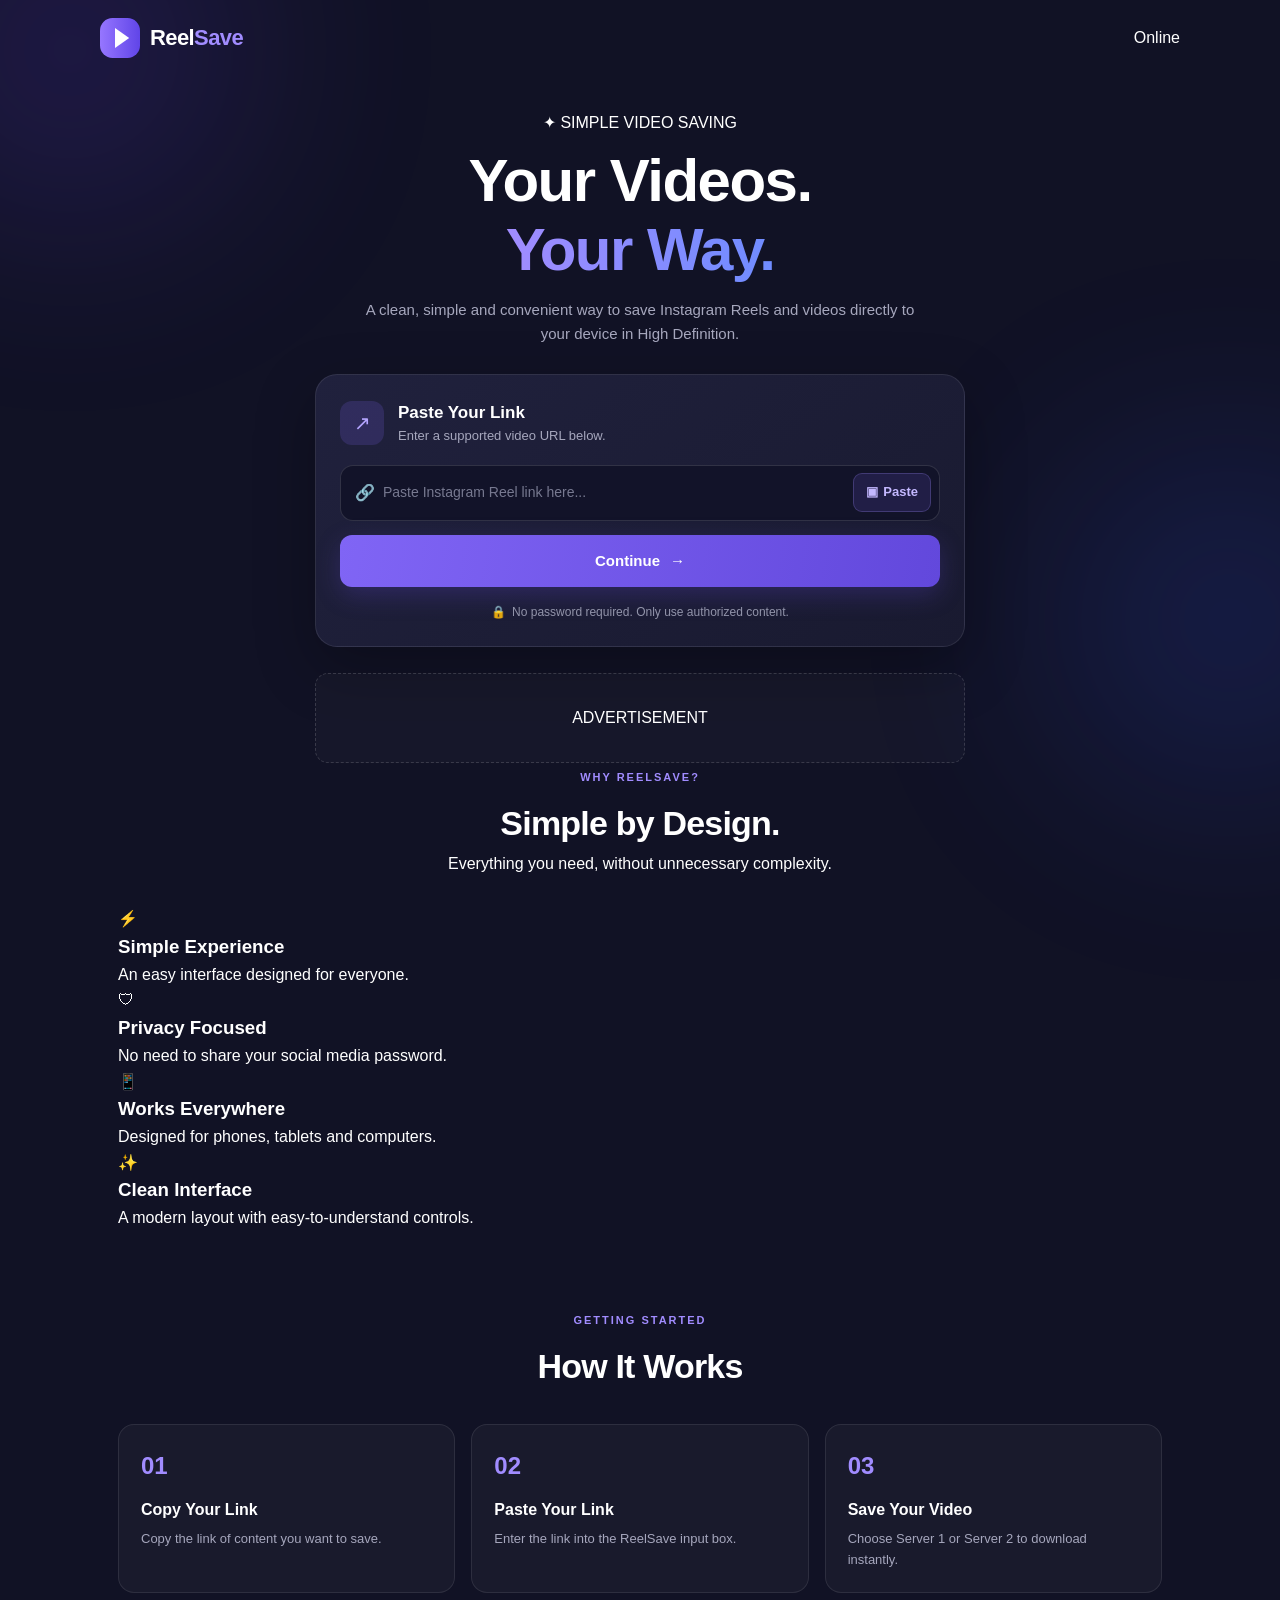
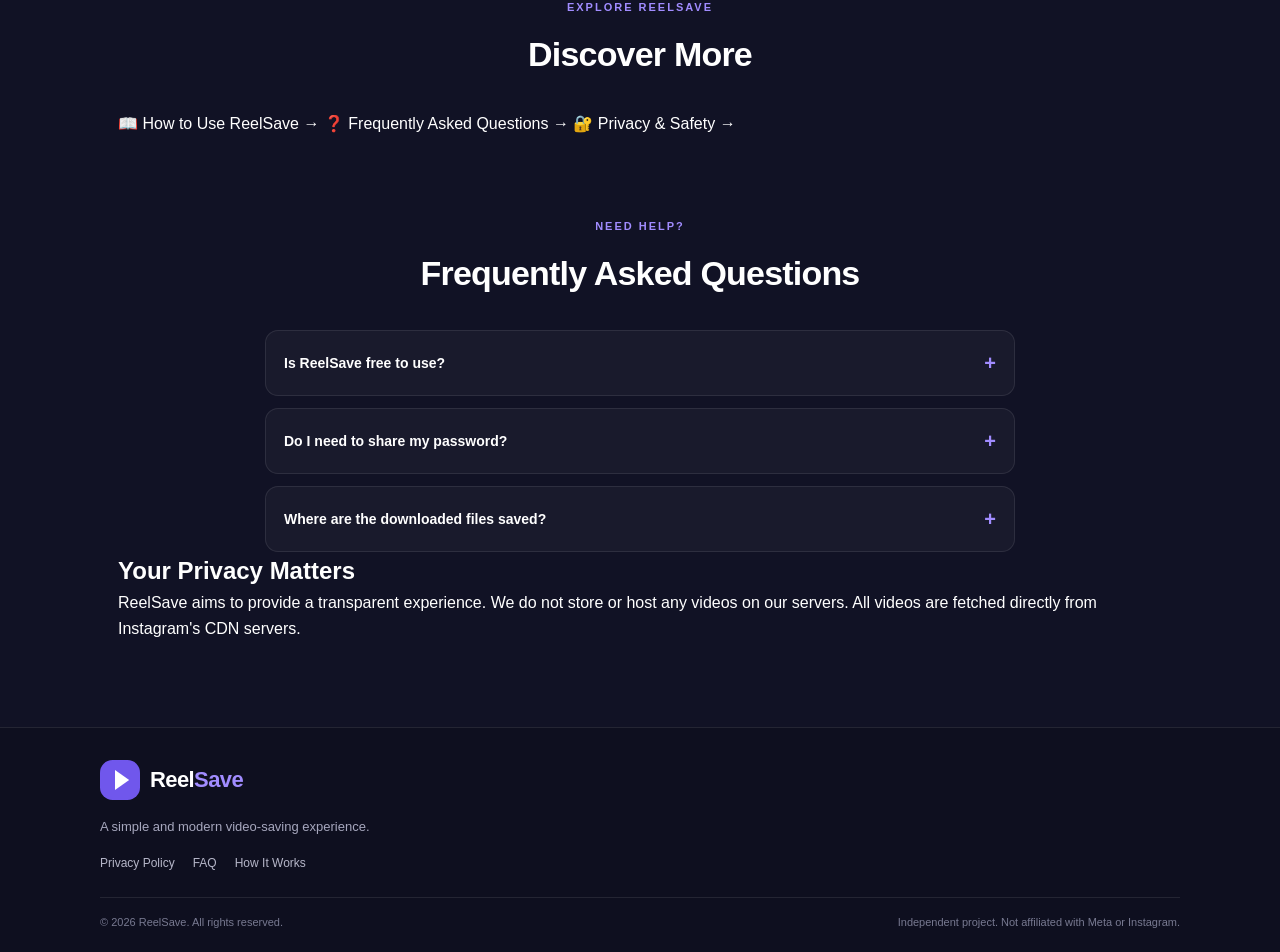
<file: Index.html>
<!DOCTYPE html>
<html lang="en">
<head>
    <meta charset="UTF-8">
    <meta name="viewport" content="width=device-width, initial-scale=1.0">
    <meta name="theme-color" content="#111225">

    <title>ReelSave - Instagram Reels & Video Downloader</title>

    <meta name="description" content="ReelSave is a simple and modern video saving platform for Instagram Reels, Videos, and Audio in HD quality.">
    <meta name="robots" content="index, follow">

    <link rel="manifest" href="manifest.json">
    <link rel="stylesheet" href="style.css">

    <script src="script.js" defer></script>
</head>

<body>

<!-- BACKGROUND EFFECTS -->
<div class="ambient ambient-one"></div>
<div class="ambient ambient-two"></div>

<!-- HEADER -->
<header class="navbar">

    <a href="#" class="brand" aria-label="ReelSave home">
        <div class="brand-icon">
            <svg viewBox="0 0 48 48" fill="none">
                <rect width="48" height="48" rx="15" fill="url(#brandGradient)"/>
                <path d="M18 12L35 24L18 36V12Z" fill="white"/>
                <defs>
                    <linearGradient id="brandGradient">
                        <stop stop-color="#9676FF"/>
                        <stop offset="1" stop-color="#6045E8"/>
                    </linearGradient>
                </defs>
            </svg>
        </div>
        <span>Reel<span class="brand-highlight">Save</span></span>
    </a>

    <div class="header-actions">
        <span class="header-status">
            <span class="status-dot"></span>
            Online
        </span>
        <button id="installBtn" class="install-btn" hidden>
            Install App
        </button>
    </div>

</header>


<!-- MAIN -->
<main class="main-wrapper">

    <!-- HERO -->
    <section class="hero">

        <div class="hero-badge">
            <span>✦</span>
            SIMPLE VIDEO SAVING
        </div>

        <h1>
            Your Videos.<br>
            <span class="gradient-text">Your Way.</span>
        </h1>

        <p class="hero-description">
            A clean, simple and convenient way to save Instagram Reels and videos directly to your device in High Definition.
        </p>


        <!-- DOWNLOADER -->
        <section class="downloader-card">

            <div class="card-heading">
                <div class="heading-icon">↗</div>
                <div>
                    <h2>Paste Your Link</h2>
                    <p>Enter a supported video URL below.</p>
                </div>
            </div>

            <form id="downloadForm">
                <div class="input-container">
                    <span class="link-icon">🔗</span>
                    <input
                        type="url"
                        id="urlInput"
                        placeholder="Paste Instagram Reel link here..."
                        autocomplete="url"
                        required
                    >
                    <button
                        type="button"
                        id="pasteBtn"
                        class="paste-btn">
                        <span>▣</span>
                        Paste
                    </button>
                </div>

                <button
                    type="submit"
                    id="downloadBtn"
                    class="download-btn">
                    Continue
                    <span>→</span>
                </button>
            </form>

            <div id="message" class="message" role="status" aria-live="polite"></div>

            <!-- MODERN DOWNLOAD RESULT CARD (SERVER 1, SERVER 2, DOWNLOAD AGAIN) -->
            <div id="resultContainer" class="result-modern-card hidden">
                <div class="video-wrapper">
                    <video id="videoPreview" controls playsinline></video>
                </div>

                <div class="download-action-group">
                    <a id="downloadServer1" href="#" class="btn-server btn-primary">
                        <span class="dl-icon">⬇</span> DOWNLOAD (SERVER 1)
                    </a>

                    <a id="downloadServer2" href="#" class="btn-server btn-secondary" target="_blank">
                        <span class="dl-icon">⬇</span> DOWNLOAD (SERVER 2)
                    </a>

                    <button type="button" class="btn-download-again" onclick="resetDownloaderUI()">
                        ⤺ Download Again
                    </button>
                </div>
            </div>

            <div class="privacy-note">
                <span>🔒</span>
                No password required. Only use authorized content.
            </div>

        </section>

        <!-- ADVERTISEMENT AREA -->
        <section class="ad-section" aria-label="Advertisement">
            <div class="ad-container">
                <span>ADVERTISEMENT</span>
            </div>
        </section>

    </section>


    <!-- FEATURES -->
    <section class="features-section">
        <div class="section-intro">
            <span class="section-label">WHY REELSAVE?</span>
            <h2>Simple by Design.</h2>
            <p>Everything you need, without unnecessary complexity.</p>
        </div>

        <div class="features-grid">
            <article class="feature-card">
                <div class="feature-icon purple">⚡</div>
                <h3>Simple Experience</h3>
                <p>An easy interface designed for everyone.</p>
            </article>

            <article class="feature-card">
                <div class="feature-icon blue">🛡</div>
                <h3>Privacy Focused</h3>
                <p>No need to share your social media password.</p>
            </article>

            <article class="feature-card">
                <div class="feature-icon pink">📱</div>
                <h3>Works Everywhere</h3>
                <p>Designed for phones, tablets and computers.</p>
            </article>

            <article class="feature-card">
                <div class="feature-icon green">✨</div>
                <h3>Clean Interface</h3>
                <p>A modern layout with easy-to-understand controls.</p>
            </article>
        </div>
    </section>


    <!-- HOW IT WORKS -->
    <section class="how-section" id="how-it-works">
        <div class="section-intro">
            <span class="section-label">GETTING STARTED</span>
            <h2>How It Works</h2>
        </div>

        <div class="steps-grid">
            <div class="step-card">
                <span class="step-number">01</span>
                <h3>Copy Your Link</h3>
                <p>Copy the link of content you want to save.</p>
            </div>
            <div class="step-card">
                <span class="step-number">02</span>
                <h3>Paste Your Link</h3>
                <p>Enter the link into the ReelSave input box.</p>
            </div>
            <div class="step-card">
                <span class="step-number">03</span>
                <h3>Save Your Video</h3>
                <p>Choose Server 1 or Server 2 to download instantly.</p>
            </div>
        </div>
    </section>


    <!-- DISCOVER MORE -->
    <section class="discover-section">
        <div class="section-intro">
            <span class="section-label">EXPLORE REELSAVE</span>
            <h2>Discover More</h2>
        </div>

        <div class="discover-list">
            <a href="#how-it-works" class="discover-item">
                <span class="discover-icon">📖</span>
                <span>How to Use ReelSave</span>
                <span class="arrow">→</span>
            </a>
            <a href="#faq" class="discover-item">
                <span class="discover-icon">❓</span>
                <span>Frequently Asked Questions</span>
                <span class="arrow">→</span>
            </a>
            <a href="#privacy" class="discover-item">
                <span class="discover-icon">🔐</span>
                <span>Privacy & Safety</span>
                <span class="arrow">→</span>
            </a>
        </div>
    </section>


    <!-- FAQ -->
    <section class="faq-section" id="faq">
        <div class="section-intro">
            <span class="section-label">NEED HELP?</span>
            <h2>Frequently Asked Questions</h2>
        </div>

        <div class="faq-list">
            <article class="faq-card">
                <button class="faq-toggle" aria-expanded="false">
                    Is ReelSave free to use?
                    <span>+</span>
                </button>
                <div class="faq-answer">
                    <p>ReelSave is completely free. You can download unlimited reels without any charges.</p>
                </div>
            </article>

            <article class="faq-card">
                <button class="faq-toggle" aria-expanded="false">
                    Do I need to share my password?
                    <span>+</span>
                </button>
                <div class="faq-answer">
                    <p>No. ReelSave will never ask for your Instagram password or account details.</p>
                </div>
            </article>

            <article class="faq-card">
                <button class="faq-toggle" aria-expanded="false">
                    Where are the downloaded files saved?
                    <span>+</span>
                </button>
                <div class="faq-answer">
                    <p>Videos are directly saved to your phone's "Downloads" folder and visible in your device Gallery.</p>
                </div>
            </article>
        </div>
    </section>


    <!-- PRIVACY -->
    <section class="privacy-section" id="privacy">
        <h2>Your Privacy Matters</h2>
        <p>
            ReelSave aims to provide a transparent experience. We do not store or host any videos on our servers. All videos are fetched directly from Instagram's CDN servers.
        </p>
    </section>

</main>


<!-- FOOTER -->
<footer class="footer">
    <div class="footer-inner">
        <a href="#" class="brand">
            <div class="brand-icon">
                <svg viewBox="0 0 48 48" fill="none">
                    <rect width="48" height="48" rx="15" fill="#7057EC"/>
                    <path d="M18 12L35 24L18 36V12Z" fill="white"/>
                </svg>
            </div>
            <span>Reel<span class="brand-highlight">Save</span></span>
        </a>

        <p class="footer-description">
            A simple and modern video-saving experience.
        </p>

        <nav class="footer-links" aria-label="Footer navigation">
            <a href="#privacy">Privacy Policy</a>
            <a href="#faq">FAQ</a>
            <a href="#how-it-works">How It Works</a>
        </nav>
    </div>

    <div class="footer-bottom">
        <p>© 2026 ReelSave. All rights reserved.</p>
        <p>Independent project. Not affiliated with Meta or Instagram.</p>
    </div>
</footer>

</body>
</html>
</file>
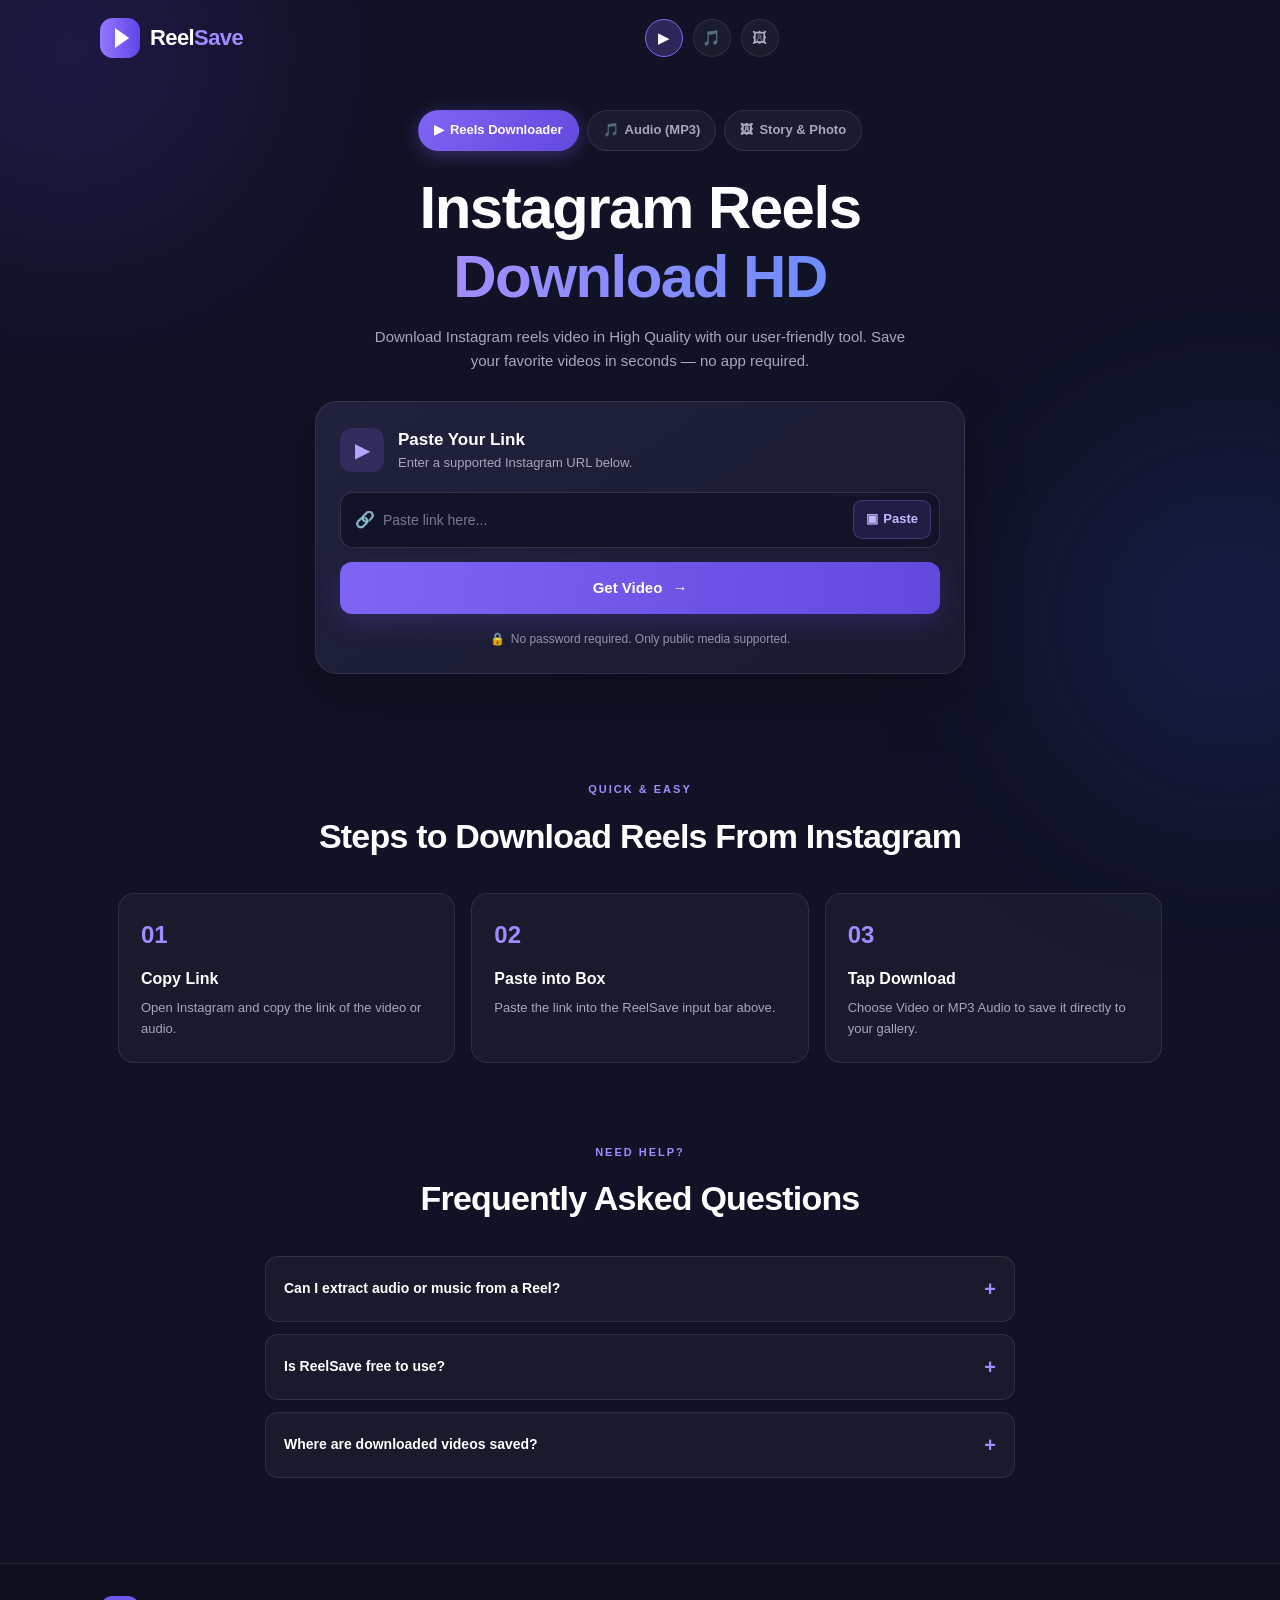
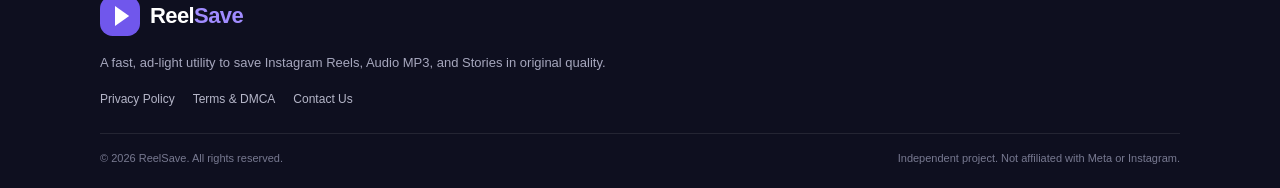
<file: index.html>
<!DOCTYPE html>
<html lang="en">
<head>
    <meta charset="UTF-8">
    <meta name="viewport" content="width=device-width, initial-scale=1.0">
    <meta name="theme-color" content="#111225">

    <title>ReelSave — Download Instagram Reels, Audio MP3 & Stories in HD</title>
    <meta name="description" content="Fast and free online Instagram downloader. Save Instagram reels, extract background audio MP3, and download stories in high definition.">
    <meta name="keywords" content="reels downloader, instagram audio download, reels to mp3, instagram story saver, save reels online">
    <meta name="robots" content="index, follow">

    <link rel="canonical" href="https://reelsave-rouge.vercel.app/">
    <meta name="google-site-verification" content="VArW2mMCraFIh3_5uTDCeLo9M6V77NYJ2xa0jl-uWAU" />

    <meta property="og:type" content="website">
    <meta property="og:url" content="https://reelsave-rouge.vercel.app/">
    <meta property="og:title" content="ReelSave — Instagram Reels & Audio Downloader">
    <meta property="og:description" content="Download Instagram Reels and Audio MP3 in 1080p HD without login.">
    <meta property="og:image" content="https://cdn-icons-png.flaticon.com/512/1384/1384063.png">
<link rel="icon" type="image/png" href="reelsave-icon.jpg">
<meta property="og:image" content="https://reelsave-rouge.vercel.app/reelsave-icon.jpg">

    <link rel="manifest" href="manifest.json">
    <link rel="stylesheet" href="style.css">

    <script src="script.js" defer></script>
</head>

<body>

<div class="ambient ambient-one"></div>
<div class="ambient ambient-two"></div>

<!-- HEADER -->
<header class="navbar">
    <a href="index.html" class="brand" aria-label="ReelSave home">
        <div class="brand-icon">
            <svg viewBox="0 0 48 48" fill="none">
                <rect width="48" height="48" rx="15" fill="url(#brandGradient)"/>
                <path d="M18 12L35 24L18 36V12Z" fill="white"/>
                <defs>
                    <linearGradient id="brandGradient">
                        <stop stop-color="#9676FF"/>
                        <stop offset="1" stop-color="#6045E8"/>
                    </linearGradient>
                </defs>
            </svg>
        </div>
        <span>Reel<span class="brand-highlight">Save</span></span>
    </a>

    <!-- Top Right Quick Icons -->
    <div class="nav-icons-bar">
        <button class="nav-icon-circle active" onclick="switchCategory('reels')" title="Reels">▶</button>
        <button class="nav-icon-circle" onclick="switchCategory('audio')" title="Audio MP3">🎵</button>
        <button class="nav-icon-circle" onclick="switchCategory('story')" title="Photos & Stories">🖼</button>
    </div>

    <div class="header-actions">
        <button id="installBtn" class="install-btn" hidden>
            Install App
        </button>
    </div>
</header>


<!-- MAIN -->
<main class="main-wrapper">

    <!-- HERO -->
    <section class="hero">

        <!-- 3 MAIN PROMINENT TABS -->
        <div class="category-tabs-container">
            <button class="tab-chip active" id="tabReels" onclick="switchCategory('reels')">
                <span class="chip-icon">▶</span> Reels Downloader
            </button>
            <button class="tab-chip" id="tabAudio" onclick="switchCategory('audio')">
                <span class="chip-icon">🎵</span> Audio (MP3)
            </button>
            <button class="tab-chip" id="tabStory" onclick="switchCategory('story')">
                <span class="chip-icon">🖼</span> Story & Photo
            </button>
        </div>

        <h1 id="heroTitle">
            Instagram Reels <br>
            <span class="gradient-text">Download HD</span>
        </h1>

        <p class="hero-description" id="heroSubtitle">
            Download Instagram reels video in High Quality with our user-friendly tool. Save your favorite videos in seconds — no app required.
        </p>


        <!-- DOWNLOADER CARD -->
        <section class="downloader-card">

            <div class="card-heading">
                <div class="heading-icon" id="headingIcon">▶</div>
                <div>
                    <h2 id="cardTitle">Paste Your Link</h2>
                    <p id="cardSubtitle">Enter a supported Instagram URL below.</p>
                </div>
            </div>

            <form id="downloadForm">
                <div class="input-container">
                    <span class="link-icon">🔗</span>
                    <input
                        type="url"
                        id="urlInput"
                        placeholder="Paste link here..."
                        autocomplete="url"
                        required
                    >
                    <button
                        type="button"
                        id="pasteBtn"
                        class="paste-btn">
                        <span>▣</span>
                        Paste
                    </button>
                </div>

                <button
                    type="submit"
                    id="downloadBtn"
                    class="download-btn">
                    Get Video
                    <span>→</span>
                </button>
            </form>

            <div id="message" class="message" role="status" aria-live="polite"></div>

            <!-- RESULT CARD WITH VIDEO & MP3 -->
            <div id="resultContainer" class="result-modern-card hidden">
                <div class="video-wrapper">
                    <video id="videoPreview" controls playsinline></video>
                </div>

                <div class="download-action-group">
                    <a id="downloadServer1" href="#" class="btn-server btn-primary">
                        <span class="dl-icon">⬇</span> DOWNLOAD (SERVER 1)
                    </a>

                    <a id="downloadServer2" href="#" class="btn-server btn-secondary" target="_blank">
                        <span class="dl-icon">⬇</span> DOWNLOAD (SERVER 2)
                    </a>

                    <a id="downloadAudioBtn" href="#" class="btn-server btn-audio">
                        <span class="dl-icon">🎵</span> DOWNLOAD AUDIO (MP3)
                    </a>

                    <button type="button" class="btn-download-again" onclick="resetDownloaderUI()">
                        ⤺ Download Again
                    </button>
                </div>
            </div>

            <div class="privacy-note">
                <span>🔒</span>
                No password required. Only public media supported.
            </div>

        </section>

        <!-- OFFICIAL ADSTERRA ADVERTISEMENT (MONETIZATION ACTIVE) -->
        <section class="ad-section" aria-label="Advertisement">
            <div class="ad-container" style="border: none; background: transparent; padding: 0; min-height: auto;">
                <script async="async" data-cfasync="false" src="https://bicea.org/21/d40d399a0fa4fc0b6dd1f1e4fb48fc25"></script>
                <div id="container-d40d399a0fa4fc0b6dd1f1e4fb48fc25"></div>
            </div>
        </section>

    </section>


    <!-- STEPS TO DOWNLOAD -->
    <section class="how-section">
        <div class="section-intro">
            <span class="section-label" id="stepsLabel">QUICK & EASY</span>
            <h2 id="stepsHeading">Steps to Download Reels From Instagram</h2>
        </div>

        <div class="steps-grid">
            <div class="step-card">
                <span class="step-number">01</span>
                <h3>Copy Link</h3>
                <p>Open Instagram and copy the link of the video or audio.</p>
            </div>
            <div class="step-card">
                <span class="step-number">02</span>
                <h3>Paste into Box</h3>
                <p>Paste the link into the ReelSave input bar above.</p>
            </div>
            <div class="step-card">
                <span class="step-number">03</span>
                <h3>Tap Download</h3>
                <p>Choose Video or MP3 Audio to save it directly to your gallery.</p>
            </div>
        </div>
    </section>

    <!-- FAQ SECTION -->
    <section class="faq-section" id="faq">
        <div class="section-intro">
            <span class="section-label">NEED HELP?</span>
            <h2>Frequently Asked Questions</h2>
        </div>

        <div class="faq-list">
            <article class="faq-card">
                <button class="faq-toggle" aria-expanded="false">
                    Can I extract audio or music from a Reel?
                    <span>+</span>
                </button>
                <div class="faq-answer">
                    <p>Yes! ReelSave automatically extracts the audio track and gives you a dedicated "DOWNLOAD AUDIO (MP3)" button for every Reel.</p>
                </div>
            </article>

            <article class="faq-card">
                <button class="faq-toggle" aria-expanded="false">
                    Is ReelSave free to use?
                    <span>+</span>
                </button>
                <div class="faq-answer">
                    <p>ReelSave is 100% free with unlimited downloads and no hidden subscription fees.</p>
                </div>
            </article>

            <article class="faq-card">
                <button class="faq-toggle" aria-expanded="false">
                    Where are downloaded videos saved?
                    <span>+</span>
                </button>
                <div class="faq-answer">
                    <p>All downloaded files are directly saved to your device's "Downloads" folder and appear in your phone's Gallery.</p>
                </div>
            </article>
        </div>
    </section>

</main>


<!-- FOOTER -->
<footer class="footer">
    <div class="footer-inner">
        <a href="index.html" class="brand">
            <div class="brand-icon">
                <svg viewBox="0 0 48 48" fill="none">
                    <rect width="48" height="48" rx="15" fill="#7057EC"/>
                    <path d="M18 12L35 24L18 36V12Z" fill="white"/>
                </svg>
            </div>
            <span>Reel<span class="brand-highlight">Save</span></span>
        </a>

        <p class="footer-description">
            A fast, ad-light utility to save Instagram Reels, Audio MP3, and Stories in original quality.
        </p>

        <nav class="footer-links" aria-label="Footer navigation">
            <a href="privacy.html">Privacy Policy</a>
            <a href="terms.html">Terms & DMCA</a>
            <a href="contact.html">Contact Us</a>
        </nav>
    </div>

    <div class="footer-bottom">
        <p>© 2026 ReelSave. All rights reserved.</p>
        <p>Independent project. Not affiliated with Meta or Instagram.</p>
<!-- Adsterra Social Bar (High CPM) -->
<script data-cfasync="false" src="https://bicea.org/14/5947a2f25d7d213aa94a72f627df1e12"></script>

    </div>
</footer>

</body>
</html>
</file>
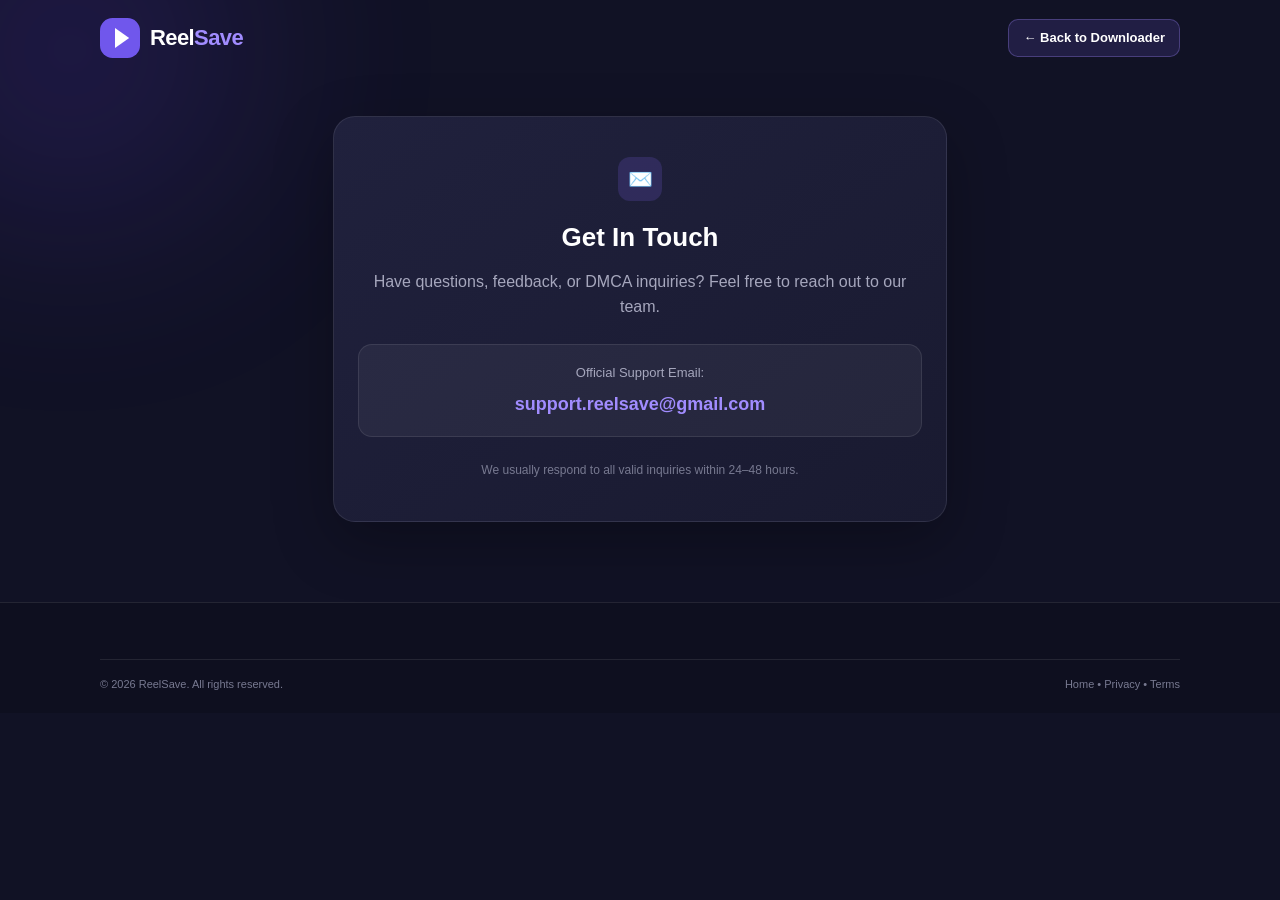
<file: contact.html>
<!DOCTYPE html>
<html lang="en">
<head>
    <meta charset="UTF-8">
    <meta name="viewport" content="width=device-width, initial-scale=1.0">
    <meta name="theme-color" content="#111225">
    <title>Contact Us — ReelSave</title>
    <meta name="robots" content="index, follow">
    <link rel="stylesheet" href="style.css">
</head>
<body>

<div class="ambient ambient-one"></div>

<header class="navbar">
    <a href="index.html" class="brand">
        <div class="brand-icon">
            <svg viewBox="0 0 48 48" fill="none">
                <rect width="48" height="48" rx="15" fill="#7057EC"/>
                <path d="M18 12L35 24L18 36V12Z" fill="white"/>
            </svg>
        </div>
        <span>Reel<span class="brand-highlight">Save</span></span>
    </a>
    <a href="index.html" class="install-btn">← Back to Downloader</a>
</header>

<main class="main-wrapper" style="padding-top: 40px; max-width: 650px;">
    <section class="downloader-card" style="text-align: center; padding: 40px 24px;">
        <div class="heading-icon" style="margin: 0 auto 16px;">✉️</div>
        <h1 style="font-size: 26px; margin-bottom: 10px; color: #fff;">Get In Touch</h1>
        <p style="color: var(--muted); margin-bottom: 24px;">Have questions, feedback, or DMCA inquiries? Feel free to reach out to our team.</p>

        <div style="background: rgba(255,255,255,0.05); border: 1px solid var(--border); border-radius: 14px; padding: 18px; margin-bottom: 24px;">
            <p style="font-size: 13px; color: var(--muted); margin-bottom: 6px;">Official Support Email:</p>
            <a href="mailto:support.reelsave@gmail.com" style="color: var(--purple-light); font-size: 18px; font-weight: 700;">support.reelsave@gmail.com</a>
        </div>

        <p style="font-size: 12px; color: #777990;">We usually respond to all valid inquiries within 24–48 hours.</p>
    </section>
</main>

<footer class="footer" style="margin-top: 80px;">
    <div class="footer-bottom">
        <p>© 2026 ReelSave. All rights reserved.</p>
        <p><a href="index.html">Home</a> • <a href="privacy.html">Privacy</a> • <a href="terms.html">Terms</a></p>
    </div>
</footer>

</body>
</html>
</file>
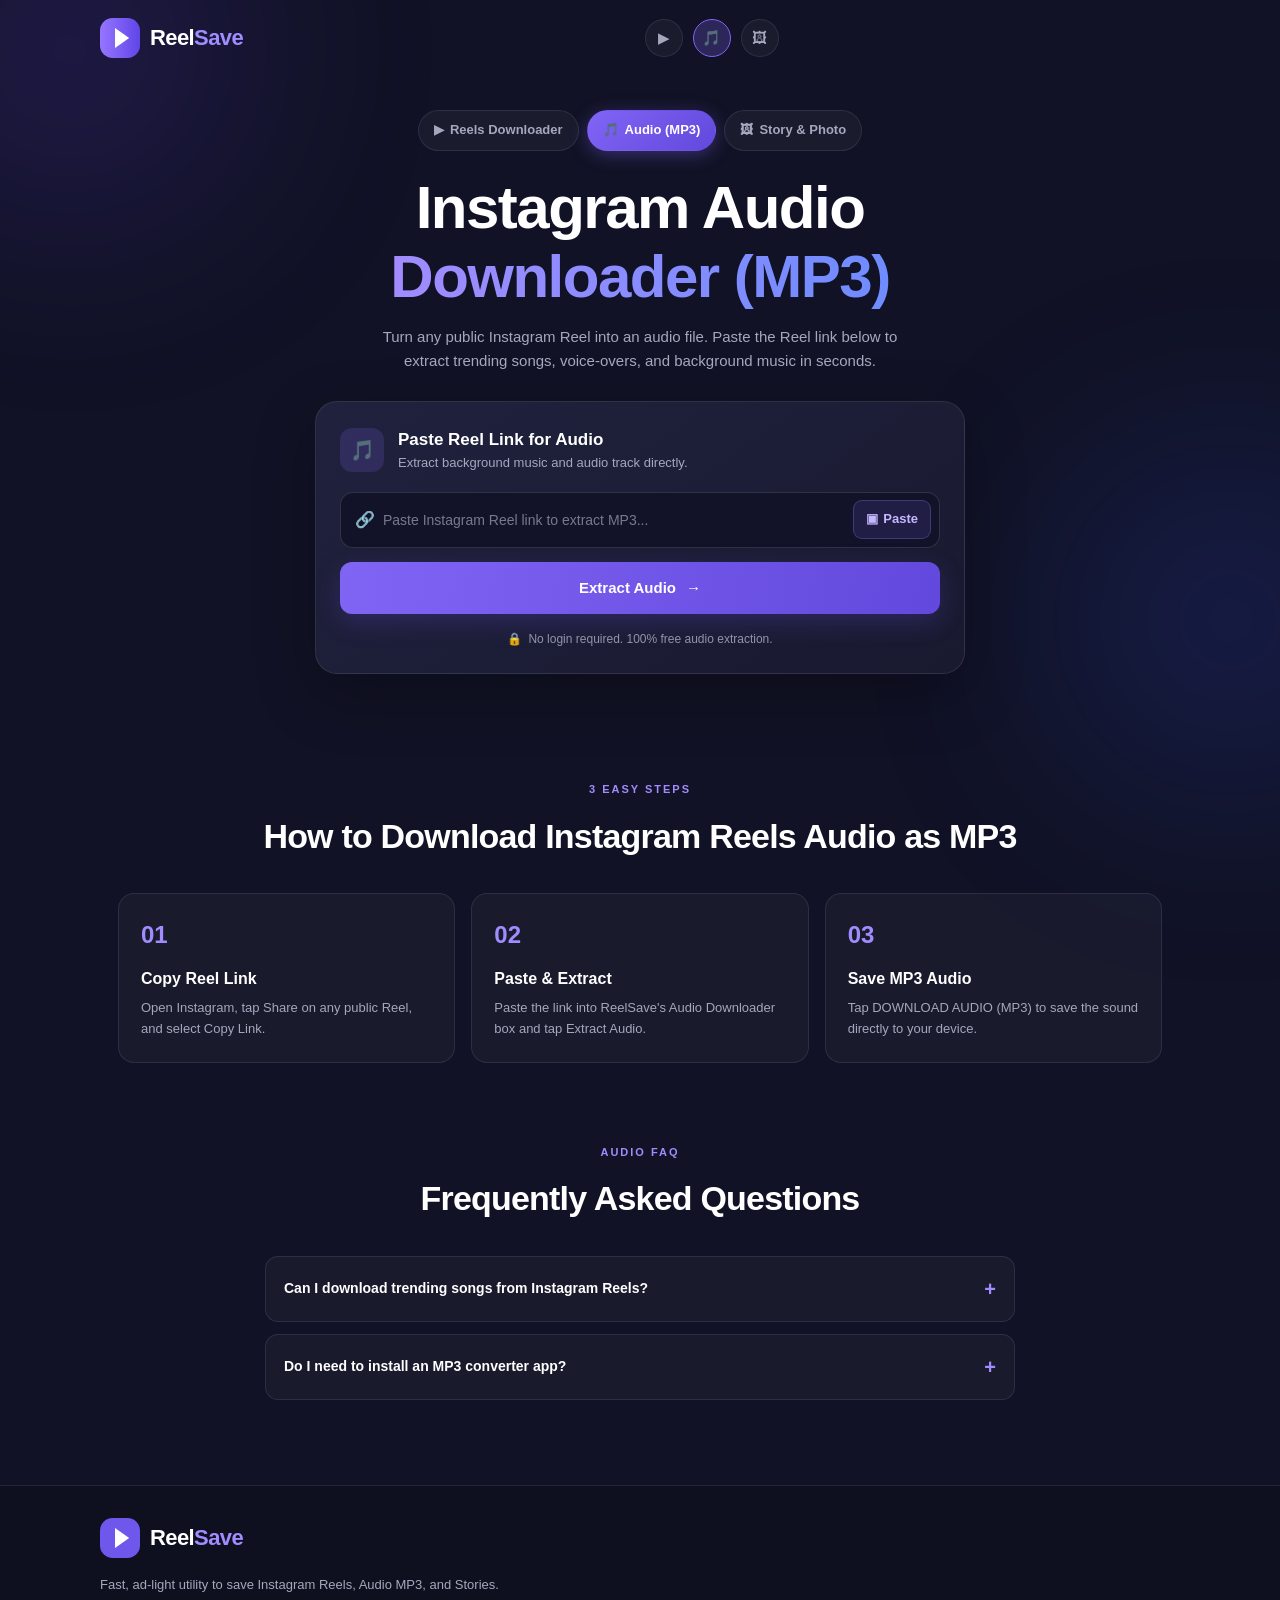
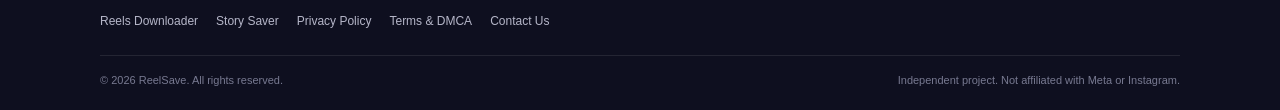
<file: instagram-audio-downloader.html>
<!DOCTYPE html>
<html lang="en">
<head>
    <meta charset="UTF-8">
    <meta name="viewport" content="width=device-width, initial-scale=1.0">
    <meta name="theme-color" content="#111225">

    <title>Instagram Audio Downloader (MP3) — Extract Reels Music Free | ReelSave</title>
    <meta name="description" content="Convert and download Instagram Reels audio to MP3 free online. Save trending Instagram songs, background music, and voice-overs in high quality without any app.">
    <meta name="keywords" content="instagram audio downloader, reels to mp3, download instagram reel music, extract audio from instagram reel, ig audio saver">
    <meta name="robots" content="index, follow">

    <link rel="canonical" href="https://reelsave-rouge.vercel.app/instagram-audio-downloader.html">

    <meta property="og:type" content="website">
    <meta property="og:url" content="https://reelsave-rouge.vercel.app/instagram-audio-downloader.html">
    <meta property="og:title" content="Instagram Audio Downloader (MP3) — ReelSave">
    <meta property="og:description" content="Extract trending songs and MP3 audio from any public Instagram Reel in 2 seconds.">
    <meta property="og:image" content="https://reelsave-rouge.vercel.app/index.html">

    <link rel="manifest" href="manifest.json">
    <link rel="stylesheet" href="style.css">
    <script src="script.js" defer></script>
</head>

<body>

<div class="ambient ambient-one"></div>
<div class="ambient ambient-two"></div>

<header class="navbar">
    <a href="index.html" class="brand" aria-label="ReelSave home">
        <div class="brand-icon">
            <svg viewBox="0 0 48 48" fill="none">
                <rect width="48" height="48" rx="15" fill="url(#brandGradient)"/>
                <path d="M18 12L35 24L18 36V12Z" fill="white"/>
                <defs>
                    <linearGradient id="brandGradient">
                        <stop stop-color="#9676FF"/>
                        <stop offset="1" stop-color="#6045E8"/>
                    </linearGradient>
                </defs>
            </svg>
        </div>
        <span>Reel<span class="brand-highlight">Save</span></span>
    </a>

    <div class="nav-icons-bar">
        <a href="index.html" class="nav-icon-circle" title="Reels">▶</a>
        <a href="instagram-audio-downloader.html" class="nav-icon-circle active" title="Audio MP3">🎵</a>
        <a href="instagram-story-saver.html" class="nav-icon-circle" title="Photos & Stories">🖼</a>
    </div>

    <div class="header-actions">
        <button id="installBtn" class="install-btn" hidden>Install App</button>
    </div>
</header>

<main class="main-wrapper">
    <section class="hero">

        <div class="category-tabs-container">
            <a href="index.html" class="tab-chip">
                <span class="chip-icon">▶</span> Reels Downloader
            </a>
            <a href="instagram-audio-downloader.html" class="tab-chip active">
                <span class="chip-icon">🎵</span> Audio (MP3)
            </a>
            <a href="instagram-story-saver.html" class="tab-chip">
                <span class="chip-icon">🖼</span> Story & Photo
            </a>
        </div>

        <h1>
            Instagram Audio <br>
            <span class="gradient-text">Downloader (MP3)</span>
        </h1>

        <p class="hero-description">
            Turn any public Instagram Reel into an audio file. Paste the Reel link below to extract trending songs, voice-overs, and background music in seconds.
        </p>

        <section class="downloader-card">
            <div class="card-heading">
                <div class="heading-icon">🎵</div>
                <div>
                    <h2>Paste Reel Link for Audio</h2>
                    <p>Extract background music and audio track directly.</p>
                </div>
            </div>

            <form id="downloadForm">
                <div class="input-container">
                    <span class="link-icon">🔗</span>
                    <input
                        type="url"
                        id="urlInput"
                        placeholder="Paste Instagram Reel link to extract MP3..."
                        autocomplete="url"
                        required
                    >
                    <button type="button" id="pasteBtn" class="paste-btn">
                        <span>▣</span> Paste
                    </button>
                </div>

                <button type="submit" id="downloadBtn" class="download-btn">
                    Extract Audio
                    <span>→</span>
                </button>
            </form>

            <div id="message" class="message" role="status" aria-live="polite"></div>

            <div id="resultContainer" class="result-modern-card hidden">
                <div class="video-wrapper">
                    <video id="videoPreview" controls playsinline></video>
                </div>

                <div class="download-action-group">
                    <a id="downloadAudioBtn" href="#" class="btn-server btn-audio">
                        <span class="dl-icon">🎵</span> DOWNLOAD AUDIO (MP3)
                    </a>

                    <a id="downloadServer1" href="#" class="btn-server btn-primary">
                        <span class="dl-icon">⬇</span> DOWNLOAD VIDEO (SERVER 1)
                    </a>

                    <a id="downloadServer2" href="#" class="btn-server btn-secondary" target="_blank">
                        <span class="dl-icon">⬇</span> DOWNLOAD VIDEO (SERVER 2)
                    </a>

                    <button type="button" class="btn-download-again" onclick="resetDownloaderUI()">
                        ⤺ Extract Another Audio
                    </button>
                </div>
            </div>

            <div class="privacy-note">
                <span>🔒</span>
                No login required. 100% free audio extraction.
            </div>
        </section>

        <!-- OFFICIAL ADSTERRA NATIVE BANNER -->
        <section class="ad-section" aria-label="Advertisement">
            <div class="ad-container" style="border: none; background: transparent; padding: 0; min-height: auto;">
                <script async="async" data-cfasync="false" src="https://bicea.org/21/d40d399a0fa4fc0b6dd1f1e4fb48fc25"></script>
                <div id="container-d40d399a0fa4fc0b6dd1f1e4fb48fc25"></div>
            </div>
        </section>
    </section>

    <section class="how-section">
        <div class="section-intro">
            <span class="section-label">3 EASY STEPS</span>
            <h2>How to Download Instagram Reels Audio as MP3</h2>
        </div>

        <div class="steps-grid">
            <div class="step-card">
                <span class="step-number">01</span>
                <h3>Copy Reel Link</h3>
                <p>Open Instagram, tap Share on any public Reel, and select Copy Link.</p>
            </div>
            <div class="step-card">
                <span class="step-number">02</span>
                <h3>Paste & Extract</h3>
                <p>Paste the link into ReelSave's Audio Downloader box and tap Extract Audio.</p>
            </div>
            <div class="step-card">
                <span class="step-number">03</span>
                <h3>Save MP3 Audio</h3>
                <p>Tap DOWNLOAD AUDIO (MP3) to save the sound directly to your device.</p>
            </div>
        </div>
    </section>

    <section class="faq-section" id="faq">
        <div class="section-intro">
            <span class="section-label">AUDIO FAQ</span>
            <h2>Frequently Asked Questions</h2>
        </div>

        <div class="faq-list">
            <article class="faq-card">
                <button class="faq-toggle" aria-expanded="false">
                    Can I download trending songs from Instagram Reels?
                    <span>+</span>
                </button>
                <div class="faq-answer">
                    <p>Yes! Paste any public Instagram Reel link and tap Download Audio (MP3) to save the sound directly to your phone or PC.</p>
                </div>
            </article>

            <article class="faq-card">
                <button class="faq-toggle" aria-expanded="false">
                    Do I need to install an MP3 converter app?
                    <span>+</span>
                </button>
                <div class="faq-answer">
                    <p>No app is required. ReelSave works directly inside Chrome, Safari, or any mobile browser.</p>
                </div>
            </article>
        </div>
    </section>
</main>

<footer class="footer">
    <div class="footer-inner">
        <a href="index.html" class="brand">
            <div class="brand-icon">
                <svg viewBox="0 0 48 48" fill="none">
                    <rect width="48" height="48" rx="15" fill="#7057EC"/>
                    <path d="M18 12L35 24L18 36V12Z" fill="white"/>
                </svg>
            </div>
            <span>Reel<span class="brand-highlight">Save</span></span>
        </a>

        <p class="footer-description">
            Fast, ad-light utility to save Instagram Reels, Audio MP3, and Stories.
        </p>

        <nav class="footer-links" aria-label="Footer navigation">
            <a href="index.html">Reels Downloader</a>
            <a href="instagram-story-saver.html">Story Saver</a>
            <a href="privacy.html">Privacy Policy</a>
            <a href="terms.html">Terms & DMCA</a>
            <a href="contact.html">Contact Us</a>
        </nav>
    </div>

    <div class="footer-bottom">
        <p>© 2026 ReelSave. All rights reserved.</p>
        <p>Independent project. Not affiliated with Meta or Instagram.</p>
        <script data-cfasync="false" src="https://bicea.org/14/5947a2f25d7d213aa94a72f627df1e12"></script>
    </div>
</footer>

</body>
</html>
</file>
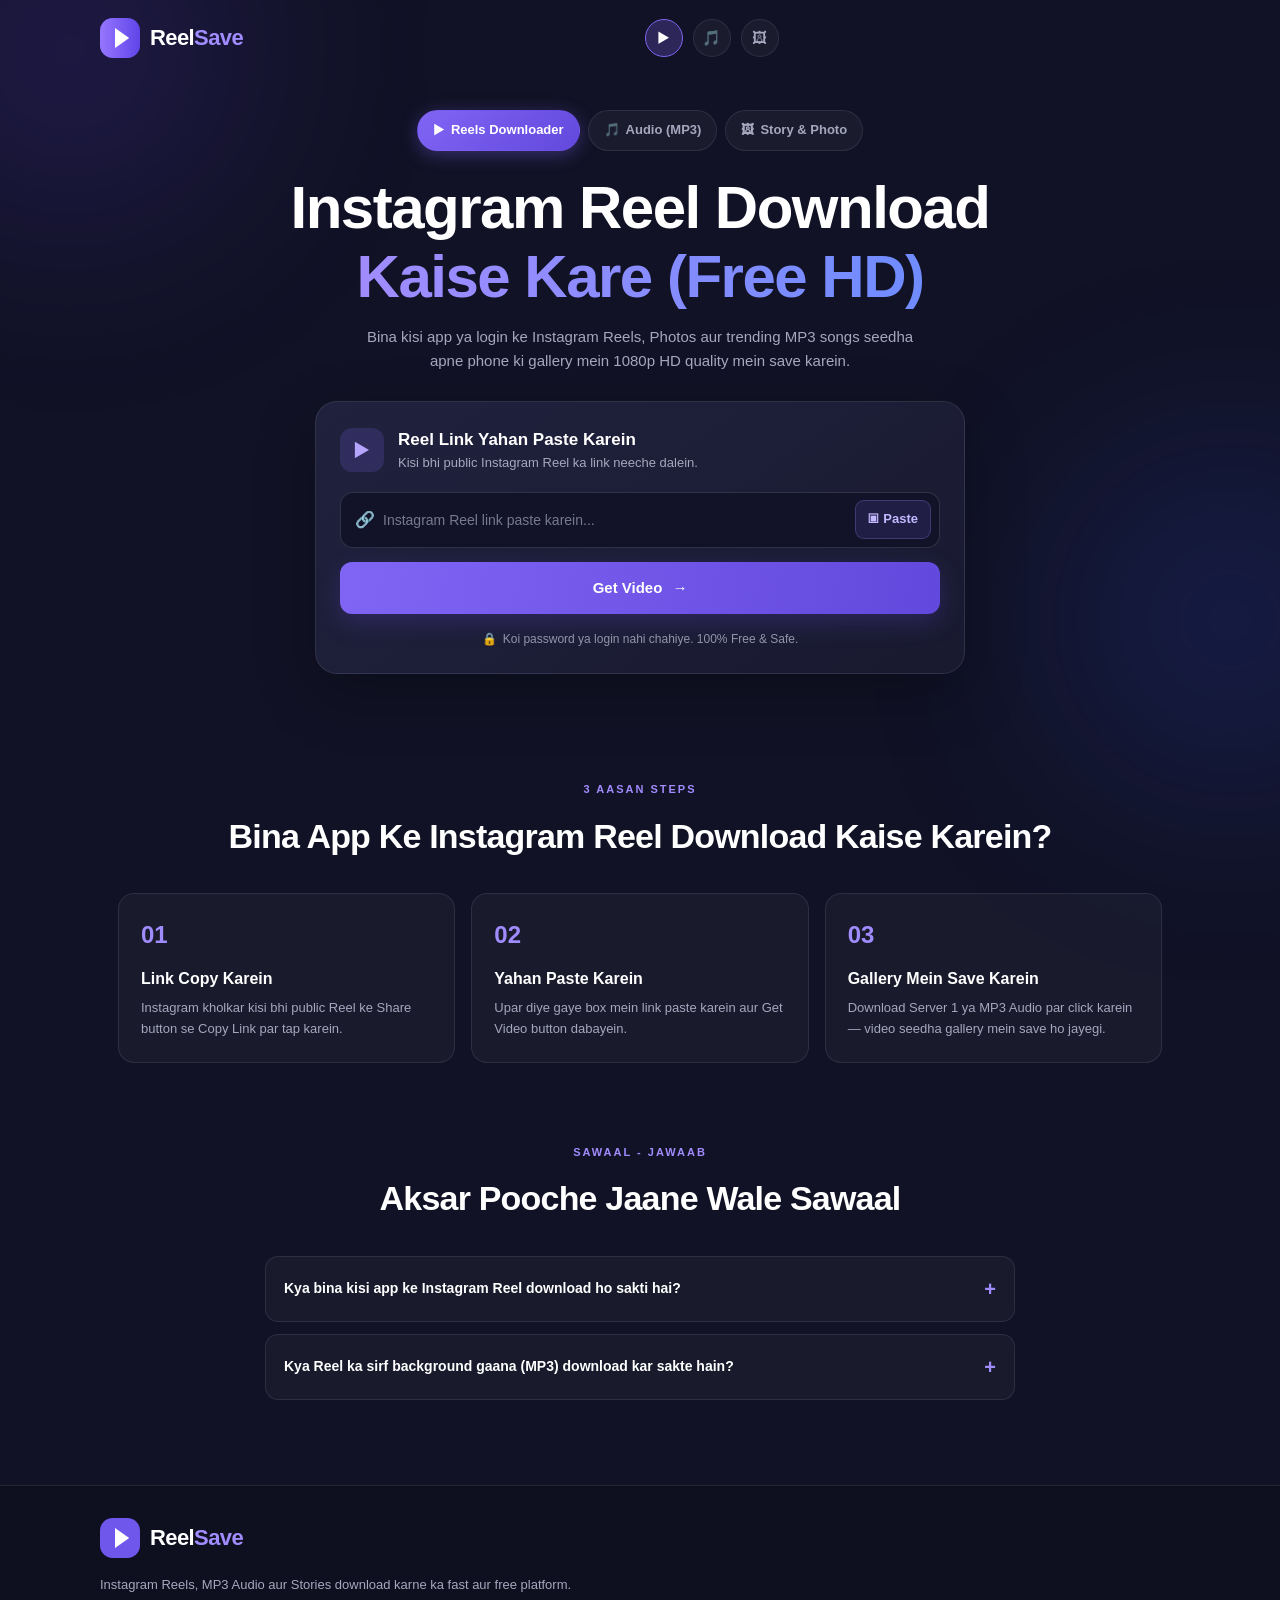
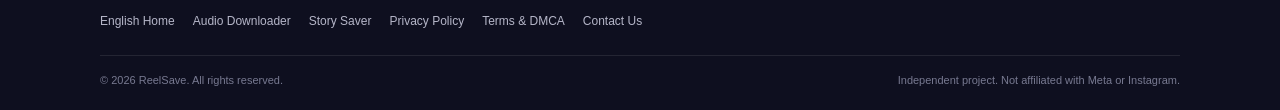
<file: instagram-reel-download-hindi.html>
<!DOCTYPE html>
<html lang="hi">
<head>
    <meta charset="UTF-8">
    <meta name="viewport" content="width=device-width, initial-scale=1.0">
    <meta name="theme-color" content="#111225">

    <title>Instagram Reel Download Kaise Kare Bina App Ke (HD & MP3) | ReelSave</title>
    <meta name="description" content="Bina kisi app ke Instagram Reel video 1080p HD aur MP3 gaana direct phone gallery mein download karein. 100% free aur bina login ke.">
    <meta name="keywords" content="instagram reel download kaise kare, bina app ke reel download, reel ka gana download, instagram video save gallery, reelsave hindi">
    <meta name="robots" content="index, follow">

    <link rel="canonical" href="https://reelsave-rouge.vercel.app/instagram-reel-download-hindi.html">

    <meta property="og:type" content="website">
    <meta property="og:url" content="https://reelsave-rouge.vercel.app/instagram-reel-download-hindi.html">
    <meta property="og:title" content="Instagram Reel Download Kaise Kare (Free HD & MP3) — ReelSave">
    <meta property="og:description" content="Link paste karein aur 2 second mein HD Reel ya MP3 Audio direct gallery mein save karein.">

    <link rel="manifest" href="manifest.json">
    <link rel="stylesheet" href="style.css">
    <script src="script.js" defer></script>
</head>

<body>

<div class="ambient ambient-one"></div>
<div class="ambient ambient-two"></div>

<header class="navbar">
    <a href="index.html" class="brand" aria-label="ReelSave home">
        <div class="brand-icon">
            <svg viewBox="0 0 48 48" fill="none">
                <rect width="48" height="48" rx="15" fill="url(#brandGradient)"/>
                <path d="M18 12L35 24L18 36V12Z" fill="white"/>
                <defs>
                    <linearGradient id="brandGradient">
                        <stop stop-color="#9676FF"/>
                        <stop offset="1" stop-color="#6045E8"/>
                    </linearGradient>
                </defs>
            </svg>
        </div>
        <span>Reel<span class="brand-highlight">Save</span></span>
    </a>

    <div class="nav-icons-bar">
        <a href="index.html" class="nav-icon-circle active" title="Reels">▶</a>
        <a href="instagram-audio-downloader.html" class="nav-icon-circle" title="Audio MP3">🎵</a>
        <a href="instagram-story-saver.html" class="nav-icon-circle" title="Photos & Stories">🖼</a>
    </div>

    <div class="header-actions">
        <button id="installBtn" class="install-btn" hidden>Install App</button>
    </div>
</header>

<main class="main-wrapper">
    <section class="hero">

        <div class="category-tabs-container">
            <a href="index.html" class="tab-chip active">
                <span class="chip-icon">▶</span> Reels Downloader
            </a>
            <a href="instagram-audio-downloader.html" class="tab-chip">
                <span class="chip-icon">🎵</span> Audio (MP3)
            </a>
            <a href="instagram-story-saver.html" class="tab-chip">
                <span class="chip-icon">🖼</span> Story & Photo
            </a>
        </div>

        <h1>
            Instagram Reel Download <br>
            <span class="gradient-text">Kaise Kare (Free HD)</span>
        </h1>

        <p class="hero-description">
            Bina kisi app ya login ke Instagram Reels, Photos aur trending MP3 songs seedha apne phone ki gallery mein 1080p HD quality mein save karein.
        </p>

        <section class="downloader-card">
            <div class="card-heading">
                <div class="heading-icon">▶</div>
                <div>
                    <h2>Reel Link Yahan Paste Karein</h2>
                    <p>Kisi bhi public Instagram Reel ka link neeche dalein.</p>
                </div>
            </div>

            <form id="downloadForm">
                <div class="input-container">
                    <span class="link-icon">🔗</span>
                    <input
                        type="url"
                        id="urlInput"
                        placeholder="Instagram Reel link paste karein..."
                        autocomplete="url"
                        required
                    >
                    <button type="button" id="pasteBtn" class="paste-btn">
                        <span>▣</span> Paste
                    </button>
                </div>

                <button type="submit" id="downloadBtn" class="download-btn">
                    Get Video
                    <span>→</span>
                </button>
            </form>

            <div id="message" class="message" role="status" aria-live="polite"></div>

            <div id="resultContainer" class="result-modern-card hidden">
                <div class="video-wrapper">
                    <video id="videoPreview" controls playsinline></video>
                </div>

                <div class="download-action-group">
                    <a id="downloadServer1" href="#" class="btn-server btn-primary">
                        <span class="dl-icon">⬇</span> DOWNLOAD (SERVER 1)
                    </a>

                    <a id="downloadServer2" href="#" class="btn-server btn-secondary" target="_blank">
                        <span class="dl-icon">⬇</span> DOWNLOAD (SERVER 2)
                    </a>

                    <a id="downloadAudioBtn" href="#" class="btn-server btn-audio">
                        <span class="dl-icon">🎵</span> DOWNLOAD AUDIO (MP3)
                    </a>

                    <button type="button" class="btn-download-again" onclick="resetDownloaderUI()">
                        ⤺ Dusri Reel Download Karein
                    </button>
                </div>
            </div>

            <div class="privacy-note">
                <span>🔒</span>
                Koi password ya login nahi chahiye. 100% Free & Safe.
            </div>
        </section>

        <!-- OFFICIAL ADSTERRA NATIVE BANNER -->
        <section class="ad-section" aria-label="Advertisement">
            <div class="ad-container" style="border: none; background: transparent; padding: 0; min-height: auto;">
                <script async="async" data-cfasync="false" src="https://bicea.org/21/d40d399a0fa4fc0b6dd1f1e4fb48fc25"></script>
                <div id="container-d40d399a0fa4fc0b6dd1f1e4fb48fc25"></div>
            </div>
        </section>
    </section>

    <section class="how-section">
        <div class="section-intro">
            <span class="section-label">3 AASAN STEPS</span>
            <h2>Bina App Ke Instagram Reel Download Kaise Karein?</h2>
        </div>

        <div class="steps-grid">
            <div class="step-card">
                <span class="step-number">01</span>
                <h3>Link Copy Karein</h3>
                <p>Instagram kholkar kisi bhi public Reel ke Share button se Copy Link par tap karein.</p>
            </div>
            <div class="step-card">
                <span class="step-number">02</span>
                <h3>Yahan Paste Karein</h3>
                <p>Upar diye gaye box mein link paste karein aur Get Video button dabayein.</p>
            </div>
            <div class="step-card">
                <span class="step-number">03</span>
                <h3>Gallery Mein Save Karein</h3>
                <p>Download Server 1 ya MP3 Audio par click karein — video seedha gallery mein save ho jayegi.</p>
            </div>
        </div>
    </section>

    <section class="faq-section" id="faq">
        <div class="section-intro">
            <span class="section-label">SAWAAL - JAWAAB</span>
            <h2>Aksar Pooche Jaane Wale Sawaal</h2>
        </div>

        <div class="faq-list">
            <article class="faq-card">
                <button class="faq-toggle" aria-expanded="false">
                    Kya bina kisi app ke Instagram Reel download ho sakti hai?
                    <span>+</span>
                </button>
                <div class="faq-answer">
                    <p>Haan bilkul! ReelSave aapke phone ke Chrome browser mein hi chalta hai, aapko koi APK ya app install karne ki zaroorat nahi hai.</p>
                </div>
            </article>

            <article class="faq-card">
                <button class="faq-toggle" aria-expanded="false">
                    Kya Reel ka sirf background gaana (MP3) download kar sakte hain?
                    <span>+</span>
                </button>
                <div class="faq-answer">
                    <p>Haan! Video fetch hone ke baad aapko "DOWNLOAD AUDIO (MP3)" ka alag button milta hai jisse sirf gaana save hota hai.</p>
                </div>
            </article>
        </div>
    </section>
</main>

<footer class="footer">
    <div class="footer-inner">
        <a href="index.html" class="brand">
            <div class="brand-icon">
                <svg viewBox="0 0 48 48" fill="none">
                    <rect width="48" height="48" rx="15" fill="#7057EC"/>
                    <path d="M18 12L35 24L18 36V12Z" fill="white"/>
                </svg>
            </div>
            <span>Reel<span class="brand-highlight">Save</span></span>
        </a>

        <p class="footer-description">
            Instagram Reels, MP3 Audio aur Stories download karne ka fast aur free platform.
        </p>

        <nav class="footer-links" aria-label="Footer navigation">
            <a href="index.html">English Home</a>
            <a href="instagram-audio-downloader.html">Audio Downloader</a>
            <a href="instagram-story-saver.html">Story Saver</a>
            <a href="privacy.html">Privacy Policy</a>
            <a href="terms.html">Terms & DMCA</a>
            <a href="contact.html">Contact Us</a>
        </nav>
    </div>

    <div class="footer-bottom">
        <p>© 2026 ReelSave. All rights reserved.</p>
        <p>Independent project. Not affiliated with Meta or Instagram.</p>
        <script data-cfasync="false" src="https://bicea.org/14/5947a2f25d7d213aa94a72f627df1e12"></script>
    </div>
</footer>

</body>
</html>
</file>
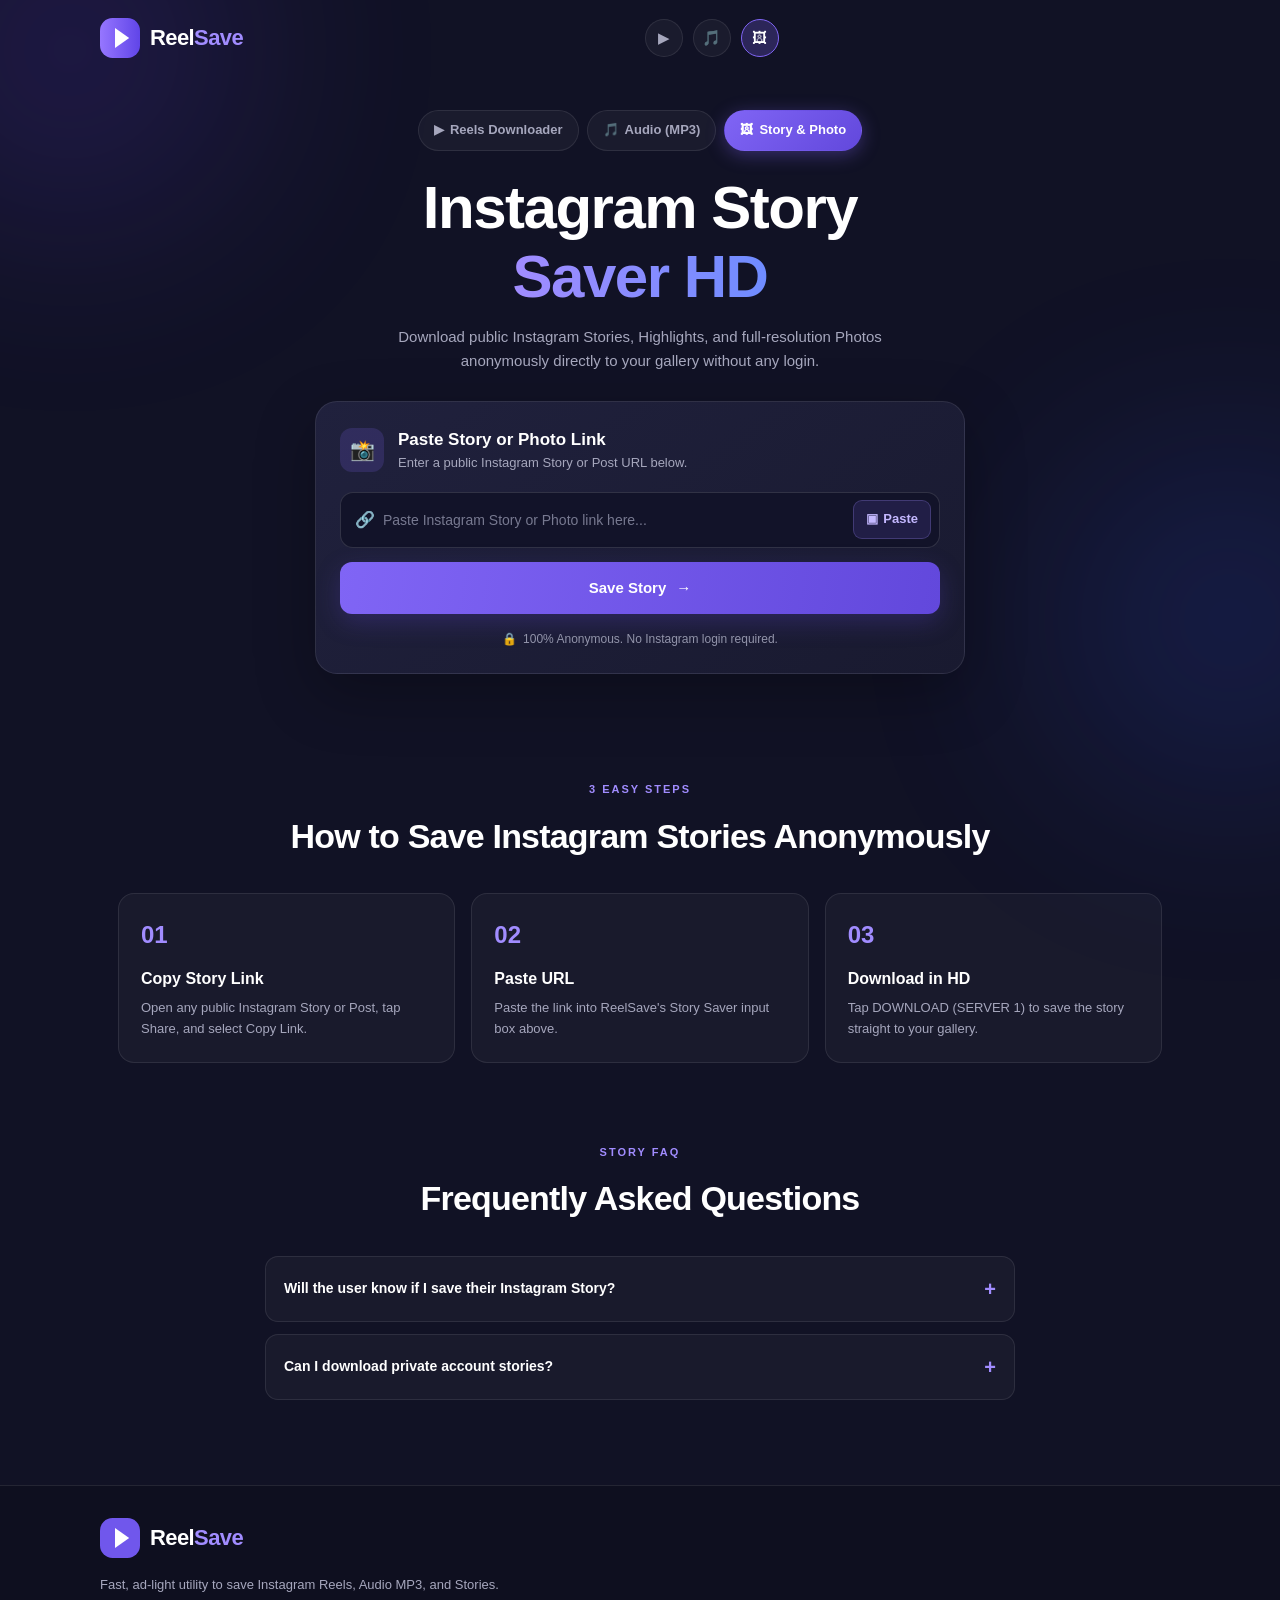
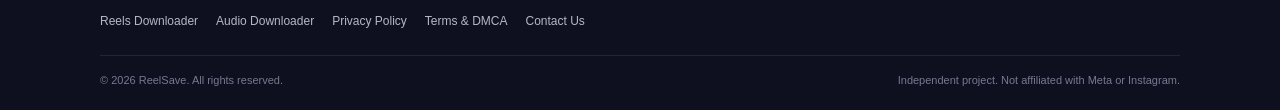
<file: instagram-story-saver.html>
<!DOCTYPE html>
<html lang="en">
<head>
    <meta charset="UTF-8">
    <meta name="viewport" content="width=device-width, initial-scale=1.0">
    <meta name="theme-color" content="#111225">

    <title>Instagram Story Saver — Download Stories & Photos Anonymously HD | ReelSave</title>
    <meta name="description" content="Download public Instagram Stories, Highlights, and HD Photos anonymously without logging in. Fast, free, and no app required.">
    <meta name="keywords" content="instagram story saver, download instagram stories, ig story downloader, save instagram photos hd, anonymous story viewer">
    <meta name="robots" content="index, follow">

    <link rel="canonical" href="https://reelsave-rouge.vercel.app/instagram-story-saver.html">

    <meta property="og:type" content="website">
    <meta property="og:url" content="https://reelsave-rouge.vercel.app/instagram-story-saver.html">
    <meta property="og:title" content="Instagram Story Saver HD — ReelSave">
    <meta property="og:description" content="Save public Instagram Stories and Photos directly to your device in original quality.">

    <link rel="manifest" href="manifest.json">
    <link rel="stylesheet" href="style.css">
    <script src="script.js" defer></script>
</head>

<body>

<div class="ambient ambient-one"></div>
<div class="ambient ambient-two"></div>

<header class="navbar">
    <a href="index.html" class="brand" aria-label="ReelSave home">
        <div class="brand-icon">
            <svg viewBox="0 0 48 48" fill="none">
                <rect width="48" height="48" rx="15" fill="url(#brandGradient)"/>
                <path d="M18 12L35 24L18 36V12Z" fill="white"/>
                <defs>
                    <linearGradient id="brandGradient">
                        <stop stop-color="#9676FF"/>
                        <stop offset="1" stop-color="#6045E8"/>
                    </linearGradient>
                </defs>
            </svg>
        </div>
        <span>Reel<span class="brand-highlight">Save</span></span>
    </a>

    <div class="nav-icons-bar">
        <a href="index.html" class="nav-icon-circle" title="Reels">▶</a>
        <a href="instagram-audio-downloader.html" class="nav-icon-circle" title="Audio MP3">🎵</a>
        <a href="instagram-story-saver.html" class="nav-icon-circle active" title="Photos & Stories">🖼</a>
    </div>

    <div class="header-actions">
        <button id="installBtn" class="install-btn" hidden>Install App</button>
    </div>
</header>

<main class="main-wrapper">
    <section class="hero">

        <div class="category-tabs-container">
            <a href="index.html" class="tab-chip">
                <span class="chip-icon">▶</span> Reels Downloader
            </a>
            <a href="instagram-audio-downloader.html" class="tab-chip">
                <span class="chip-icon">🎵</span> Audio (MP3)
            </a>
            <a href="instagram-story-saver.html" class="tab-chip active">
                <span class="chip-icon">🖼</span> Story & Photo
            </a>
        </div>

        <h1>
            Instagram Story <br>
            <span class="gradient-text">Saver HD</span>
        </h1>

        <p class="hero-description">
            Download public Instagram Stories, Highlights, and full-resolution Photos anonymously directly to your gallery without any login.
        </p>

        <section class="downloader-card">
            <div class="card-heading">
                <div class="heading-icon">📸</div>
                <div>
                    <h2>Paste Story or Photo Link</h2>
                    <p>Enter a public Instagram Story or Post URL below.</p>
                </div>
            </div>

            <form id="downloadForm">
                <div class="input-container">
                    <span class="link-icon">🔗</span>
                    <input
                        type="url"
                        id="urlInput"
                        placeholder="Paste Instagram Story or Photo link here..."
                        autocomplete="url"
                        required
                    >
                    <button type="button" id="pasteBtn" class="paste-btn">
                        <span>▣</span> Paste
                    </button>
                </div>

                <button type="submit" id="downloadBtn" class="download-btn">
                    Save Story
                    <span>→</span>
                </button>
            </form>

            <div id="message" class="message" role="status" aria-live="polite"></div>

            <div id="resultContainer" class="result-modern-card hidden">
                <div class="video-wrapper">
                    <video id="videoPreview" controls playsinline></video>
                </div>

                <div class="download-action-group">
                    <a id="downloadServer1" href="#" class="btn-server btn-primary">
                        <span class="dl-icon">⬇</span> DOWNLOAD (SERVER 1)
                    </a>

                    <a id="downloadServer2" href="#" class="btn-server btn-secondary" target="_blank">
                        <span class="dl-icon">⬇</span> DOWNLOAD (SERVER 2)
                    </a>

                    <a id="downloadAudioBtn" href="#" class="btn-server btn-audio">
                        <span class="dl-icon">🎵</span> DOWNLOAD AUDIO (MP3)
                    </a>

                    <button type="button" class="btn-download-again" onclick="resetDownloaderUI()">
                        ⤺ Save Another Story
                    </button>
                </div>
            </div>

            <div class="privacy-note">
                <span>🔒</span>
                100% Anonymous. No Instagram login required.
            </div>
        </section>

        <!-- OFFICIAL ADSTERRA NATIVE BANNER -->
        <section class="ad-section" aria-label="Advertisement">
            <div class="ad-container" style="border: none; background: transparent; padding: 0; min-height: auto;">
                <script async="async" data-cfasync="false" src="https://bicea.org/21/d40d399a0fa4fc0b6dd1f1e4fb48fc25"></script>
                <div id="container-d40d399a0fa4fc0b6dd1f1e4fb48fc25"></div>
            </div>
        </section>
    </section>

    <section class="how-section">
        <div class="section-intro">
            <span class="section-label">3 EASY STEPS</span>
            <h2>How to Save Instagram Stories Anonymously</h2>
        </div>

        <div class="steps-grid">
            <div class="step-card">
                <span class="step-number">01</span>
                <h3>Copy Story Link</h3>
                <p>Open any public Instagram Story or Post, tap Share, and select Copy Link.</p>
            </div>
            <div class="step-card">
                <span class="step-number">02</span>
                <h3>Paste URL</h3>
                <p>Paste the link into ReelSave's Story Saver input box above.</p>
            </div>
            <div class="step-card">
                <span class="step-number">03</span>
                <h3>Download in HD</h3>
                <p>Tap DOWNLOAD (SERVER 1) to save the story straight to your gallery.</p>
            </div>
        </div>
    </section>

    <section class="faq-section" id="faq">
        <div class="section-intro">
            <span class="section-label">STORY FAQ</span>
            <h2>Frequently Asked Questions</h2>
        </div>

        <div class="faq-list">
            <article class="faq-card">
                <button class="faq-toggle" aria-expanded="false">
                    Will the user know if I save their Instagram Story?
                    <span>+</span>
                </button>
                <div class="faq-answer">
                    <p>No. ReelSave fetches public media without logging into your Instagram account, so it is completely anonymous.</p>
                </div>
            </article>

            <article class="faq-card">
                <button class="faq-toggle" aria-expanded="false">
                    Can I download private account stories?
                    <span>+</span>
                </button>
                <div class="faq-answer">
                    <p>No, ReelSave only supports publicly accessible Instagram accounts and posts.</p>
                </div>
            </article>
        </div>
    </section>
</main>

<footer class="footer">
    <div class="footer-inner">
        <a href="index.html" class="brand">
            <div class="brand-icon">
                <svg viewBox="0 0 48 48" fill="none">
                    <rect width="48" height="48" rx="15" fill="#7057EC"/>
                    <path d="M18 12L35 24L18 36V12Z" fill="white"/>
                </svg>
            </div>
            <span>Reel<span class="brand-highlight">Save</span></span>
        </a>

        <p class="footer-description">
            Fast, ad-light utility to save Instagram Reels, Audio MP3, and Stories.
        </p>

        <nav class="footer-links" aria-label="Footer navigation">
            <a href="index.html">Reels Downloader</a>
            <a href="instagram-audio-downloader.html">Audio Downloader</a>
            <a href="privacy.html">Privacy Policy</a>
            <a href="terms.html">Terms & DMCA</a>
            <a href="contact.html">Contact Us</a>
        </nav>
    </div>

    <div class="footer-bottom">
        <p>© 2026 ReelSave. All rights reserved.</p>
        <p>Independent project. Not affiliated with Meta or Instagram.</p>
        <script data-cfasync="false" src="https://bicea.org/14/5947a2f25d7d213aa94a72f627df1e12"></script>
    </div>
</footer>

</body>
</html>
</file>
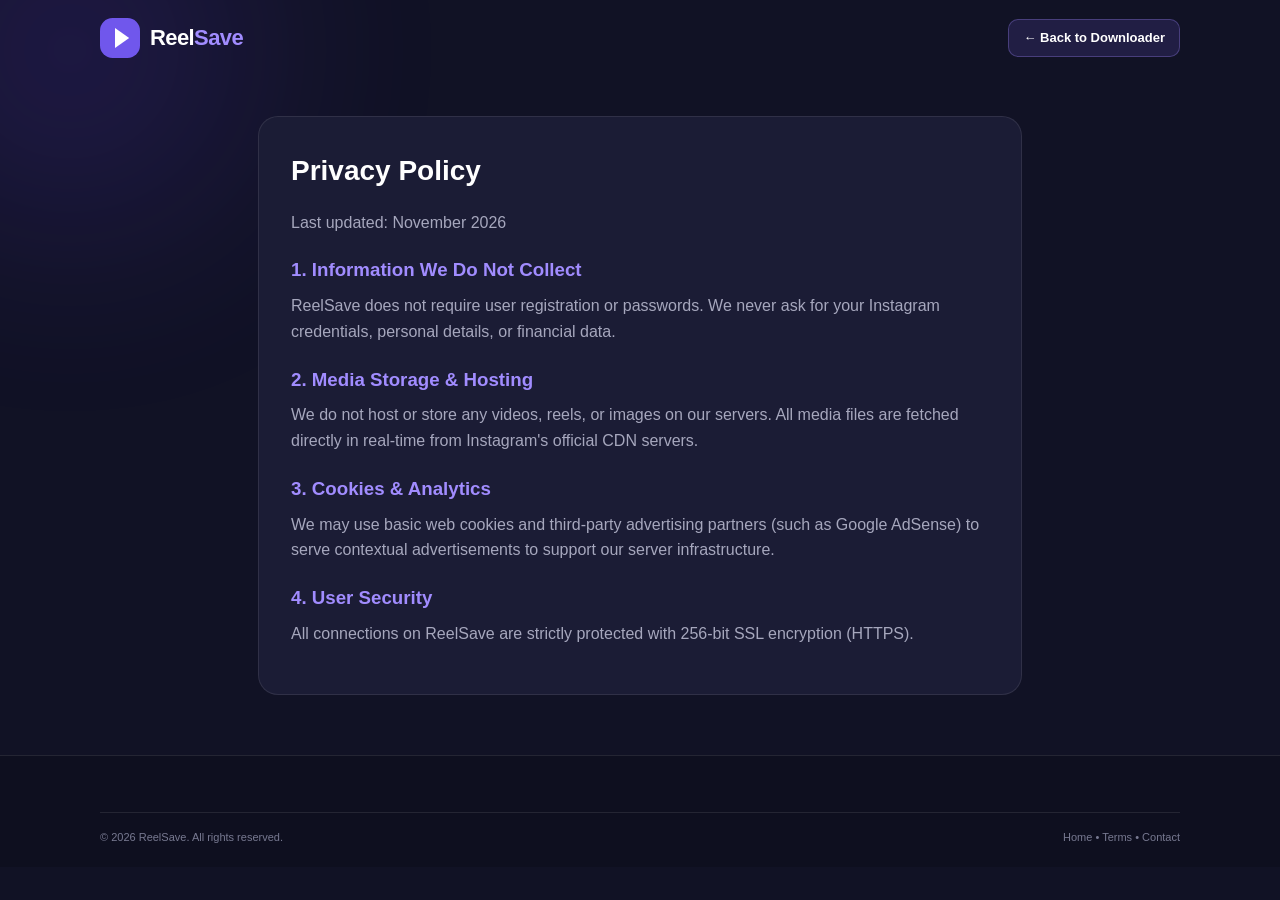
<file: privacy.html>
<!DOCTYPE html>
<html lang="en">
<head>
    <meta charset="UTF-8">
    <meta name="viewport" content="width=device-width, initial-scale=1.0">
    <meta name="theme-color" content="#111225">
    <title>Privacy Policy — ReelSave</title>
    <meta name="robots" content="index, follow">
    <link rel="stylesheet" href="style.css">
</head>
<body>

<div class="ambient ambient-one"></div>

<header class="navbar">
    <a href="index.html" class="brand">
        <div class="brand-icon">
            <svg viewBox="0 0 48 48" fill="none">
                <rect width="48" height="48" rx="15" fill="#7057EC"/>
                <path d="M18 12L35 24L18 36V12Z" fill="white"/>
            </svg>
        </div>
        <span>Reel<span class="brand-highlight">Save</span></span>
    </a>
    <a href="index.html" class="install-btn">← Back to Downloader</a>
</header>

<main class="main-wrapper" style="padding-top: 40px; max-width: 800px;">
    <section class="privacy-section" style="text-align: left; background: var(--card); border: 1px solid var(--border); border-radius: 20px; padding: 32px;">
        <h1 style="font-size: 28px; margin-bottom: 16px; color: #fff;">Privacy Policy</h1>
        <p style="color: var(--muted); margin-bottom: 20px;">Last updated: November 2026</p>

        <h3 style="color: var(--purple-light); margin: 20px 0 8px;">1. Information We Do Not Collect</h3>
        <p style="color: var(--muted); margin-bottom: 16px;">ReelSave does not require user registration or passwords. We never ask for your Instagram credentials, personal details, or financial data.</p>

        <h3 style="color: var(--purple-light); margin: 20px 0 8px;">2. Media Storage & Hosting</h3>
        <p style="color: var(--muted); margin-bottom: 16px;">We do not host or store any videos, reels, or images on our servers. All media files are fetched directly in real-time from Instagram's official CDN servers.</p>

        <h3 style="color: var(--purple-light); margin: 20px 0 8px;">3. Cookies & Analytics</h3>
        <p style="color: var(--muted); margin-bottom: 16px;">We may use basic web cookies and third-party advertising partners (such as Google AdSense) to serve contextual advertisements to support our server infrastructure.</p>

        <h3 style="color: var(--purple-light); margin: 20px 0 8px;">4. User Security</h3>
        <p style="color: var(--muted); margin-bottom: 16px;">All connections on ReelSave are strictly protected with 256-bit SSL encryption (HTTPS).</p>
    </section>
</main>

<footer class="footer" style="margin-top: 60px;">
    <div class="footer-bottom">
        <p>© 2026 ReelSave. All rights reserved.</p>
        <p><a href="index.html">Home</a> • <a href="terms.html">Terms</a> • <a href="contact.html">Contact</a></p>
    </div>
</footer>

</body>
</html>
</file>
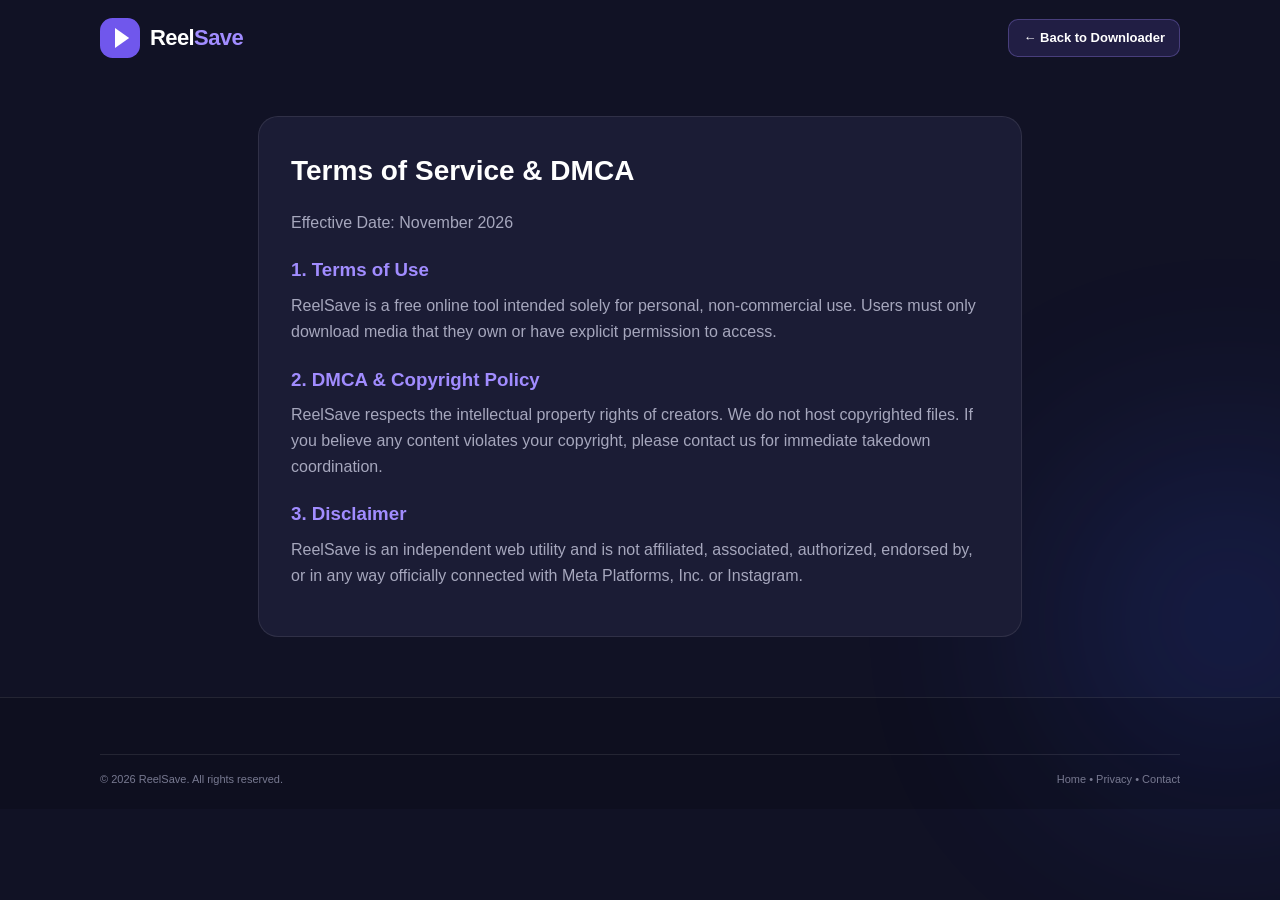
<file: terms.html>
<!DOCTYPE html>
<html lang="en">
<head>
    <meta charset="UTF-8">
    <meta name="viewport" content="width=device-width, initial-scale=1.0">
    <meta name="theme-color" content="#111225">
    <title>Terms of Service & DMCA — ReelSave</title>
    <meta name="robots" content="index, follow">
    <link rel="stylesheet" href="style.css">
</head>
<body>

<div class="ambient ambient-two"></div>

<header class="navbar">
    <a href="index.html" class="brand">
        <div class="brand-icon">
            <svg viewBox="0 0 48 48" fill="none">
                <rect width="48" height="48" rx="15" fill="#7057EC"/>
                <path d="M18 12L35 24L18 36V12Z" fill="white"/>
            </svg>
        </div>
        <span>Reel<span class="brand-highlight">Save</span></span>
    </a>
    <a href="index.html" class="install-btn">← Back to Downloader</a>
</header>

<main class="main-wrapper" style="padding-top: 40px; max-width: 800px;">
    <section class="privacy-section" style="text-align: left; background: var(--card); border: 1px solid var(--border); border-radius: 20px; padding: 32px;">
        <h1 style="font-size: 28px; margin-bottom: 16px; color: #fff;">Terms of Service & DMCA</h1>
        <p style="color: var(--muted); margin-bottom: 20px;">Effective Date: November 2026</p>

        <h3 style="color: var(--purple-light); margin: 20px 0 8px;">1. Terms of Use</h3>
        <p style="color: var(--muted); margin-bottom: 16px;">ReelSave is a free online tool intended solely for personal, non-commercial use. Users must only download media that they own or have explicit permission to access.</p>

        <h3 style="color: var(--purple-light); margin: 20px 0 8px;">2. DMCA & Copyright Policy</h3>
        <p style="color: var(--muted); margin-bottom: 16px;">ReelSave respects the intellectual property rights of creators. We do not host copyrighted files. If you believe any content violates your copyright, please contact us for immediate takedown coordination.</p>

        <h3 style="color: var(--purple-light); margin: 20px 0 8px;">3. Disclaimer</h3>
        <p style="color: var(--muted); margin-bottom: 16px;">ReelSave is an independent web utility and is not affiliated, associated, authorized, endorsed by, or in any way officially connected with Meta Platforms, Inc. or Instagram.</p>
    </section>
</main>

<footer class="footer" style="margin-top: 60px;">
    <div class="footer-bottom">
        <p>© 2026 ReelSave. All rights reserved.</p>
        <p><a href="index.html">Home</a> • <a href="privacy.html">Privacy</a> • <a href="contact.html">Contact</a></p>
    </div>
</footer>

</body>
</html>
</file>
<file: style.css>
/* ==============================
   REELSAVE — PRO RESPONSIVE CSS
================================ */

:root {
    --bg: #111225;
    --card: #1b1c35;
    --card-light: #222440;
    --purple: #8065f5;
    --purple-light: #a18cff;
    --text: #ffffff;
    --muted: #a6a7bd;
    --border: rgba(255, 255, 255, 0.09);
    --green: #20c997;
}

* {
    margin: 0;
    padding: 0;
    box-sizing: border-box;
}

html {
    scroll-behavior: smooth;
}

body {
    min-height: 100vh;
    font-family: -apple-system, BlinkMacSystemFont, "Segoe UI", Roboto, Arial, sans-serif;
    background: var(--bg);
    color: var(--text);
    overflow-x: hidden;
    line-height: 1.6;
}

button, input { font: inherit; }
button, a { -webkit-tap-highlight-color: transparent; }
a { color: inherit; text-decoration: none; }
button { cursor: pointer; }

/* AMBIENT BACKGROUND */
.ambient {
    position: fixed;
    width: 340px;
    height: 340px;
    border-radius: 50%;
    filter: blur(115px);
    opacity: 0.18;
    pointer-events: none;
    z-index: -1;
}
.ambient-one { background: #7048ff; top: -120px; left: -100px; }
.ambient-two { background: #345bff; right: -120px; top: 450px; }

/* HEADER / NAVBAR */
.navbar {
    width: 100%;
    max-width: 1120px;
    margin: auto;
    padding: 18px 20px;
    display: flex;
    align-items: center;
    justify-content: space-between;
    gap: 12px;
}

.brand {
    display: inline-flex;
    align-items: center;
    gap: 10px;
    font-size: 22px;
    font-weight: 800;
    letter-spacing: -0.6px;
    flex-shrink: 0;
}

.brand-icon { width: 40px; height: 40px; display: flex; align-items: center; }
.brand-icon svg { width: 100%; height: 100%; }
.brand-highlight { color: var(--purple-light); }

.nav-icons-bar {
    display: flex;
    gap: 10px;
}

.nav-icon-circle {
    width: 38px;
    height: 38px;
    border-radius: 50%;
    border: 1px solid var(--border);
    background: rgba(255, 255, 255, 0.04);
    color: var(--muted);
    font-size: 15px;
    display: flex;
    align-items: center;
    justify-content: center;
    transition: all 0.2s;
}

.nav-icon-circle.active, .nav-icon-circle:hover {
    background: rgba(128, 101, 245, 0.25);
    border-color: var(--purple);
    color: #ffffff;
}

.header-actions { display: flex; align-items: center; gap: 12px; }

.install-btn {
    border: 1px solid rgba(161, 140, 255, 0.3);
    background: rgba(128, 101, 245, 0.15);
    color: #fff;
    border-radius: 10px;
    padding: 8px 14px;
    font-size: 13px;
    font-weight: 600;
    white-space: nowrap;
}
.install-btn:hover { background: var(--purple); }

/* MAIN LAYOUT */
.main-wrapper {
    width: 100%;
    max-width: 1080px;
    padding: 0 18px;
    margin: auto;
}

.hero {
    text-align: center;
    padding-top: 34px;
}

/* RESPONSIVE CATEGORY TABS (NO CUTOFF ON MOBILE) */
.category-tabs-container {
    display: flex;
    flex-wrap: wrap;
    justify-content: center;
    gap: 8px;
    margin: 0 auto 22px;
    max-width: 600px;
}

.tab-chip {
    display: inline-flex;
    align-items: center;
    gap: 6px;
    padding: 9px 15px;
    border-radius: 30px;
    border: 1px solid var(--border);
    background: rgba(255, 255, 255, 0.04);
    color: var(--muted);
    font-size: 13px;
    font-weight: 700;
    white-space: nowrap;
    transition: all 0.2s ease;
}

.tab-chip:hover {
    background: rgba(255, 255, 255, 0.08);
    color: #fff;
}

.tab-chip.active {
    background: linear-gradient(135deg, var(--purple), #6248dc);
    color: #ffffff;
    border-color: transparent;
    box-shadow: 0 4px 18px rgba(128, 101, 245, 0.35);
}

.hero h1 {
    margin-top: 10px;
    font-size: clamp(32px, 6vw, 60px);
    line-height: 1.15;
    letter-spacing: -1.5px;
    font-weight: 800;
}

.gradient-text {
    background: linear-gradient(90deg, #a18cff, #6f8cff);
    -webkit-background-clip: text;
    background-clip: text;
    color: transparent;
}

.hero-description {
    max-width: 560px;
    margin: 14px auto 28px;
    color: var(--muted);
    font-size: 15px;
}

/* DOWNLOADER CARD */
.downloader-card {
    max-width: 650px;
    margin: auto;
    padding: 24px;
    text-align: left;
    background: linear-gradient(145deg, #20213d, #191a30);
    border: 1px solid var(--border);
    border-radius: 22px;
    box-shadow: 0 20px 60px rgba(0, 0, 0, 0.28);
}

.card-heading {
    display: flex;
    align-items: center;
    gap: 14px;
    margin-bottom: 18px;
}

.heading-icon {
    width: 44px;
    height: 44px;
    display: grid;
    place-items: center;
    border-radius: 12px;
    background: rgba(128, 101, 245, 0.18);
    color: #b5a5ff;
    font-size: 20px;
    flex-shrink: 0;
}

.card-heading h2 { font-size: 17px; font-weight: 700; }
.card-heading p { color: var(--muted); font-size: 13px; }

.input-container {
    display: flex;
    align-items: center;
    gap: 8px;
    width: 100%;
    min-height: 56px;
    padding: 6px 8px 6px 14px;
    border: 1px solid rgba(255, 255, 255, 0.13);
    border-radius: 13px;
    background: #121329;
    transition: border 0.2s, box-shadow 0.2s;
}

.input-container:focus-within {
    border-color: var(--purple);
    box-shadow: 0 0 0 3px rgba(128, 101, 245, 0.13);
}

.link-icon { font-size: 16px; }
.input-container input {
    width: 100%;
    min-width: 0;
    border: none;
    outline: none;
    background: transparent;
    color: white;
    font-size: 14px;
}
.input-container input::placeholder { color: #777990; }

.paste-btn {
    flex-shrink: 0;
    display: flex;
    align-items: center;
    gap: 5px;
    border: 1px solid rgba(161, 140, 255, 0.25);
    border-radius: 9px;
    padding: 8px 12px;
    background: rgba(128, 101, 245, 0.14);
    color: #c4b8ff;
    font-size: 13px;
    font-weight: 700;
}
.paste-btn:hover { background: rgba(128, 101, 245, 0.27); }

.download-btn {
    width: 100%;
    min-height: 52px;
    margin-top: 14px;
    padding: 13px 18px;
    display: flex;
    justify-content: center;
    align-items: center;
    gap: 10px;
    border: none;
    border-radius: 12px;
    background: linear-gradient(100deg, #8065f5, #6248dc);
    color: white;
    font-size: 15px;
    font-weight: 700;
    box-shadow: 0 8px 25px rgba(100, 72, 220, 0.25);
    transition: transform 0.2s, filter 0.2s;
}
.download-btn:hover { filter: brightness(1.1); transform: translateY(-1px); }
.download-btn:disabled { opacity: 0.65; cursor: not-allowed; transform: none; }

.message { margin-top: 12px; font-size: 13px; color: var(--muted); text-align: center; }
.message.error { color: #ff8585; }
.message.success { color: #55dca9; }
.message.info { color: #b8a8ff; }

.privacy-note {
    display: flex;
    justify-content: center;
    align-items: center;
    gap: 6px;
    margin-top: 16px;
    color: #9294aa;
    font-size: 12px;
}

/* RESULT CARD */
.result-modern-card {
    margin-top: 22px;
    background: rgba(17, 18, 37, 0.85);
    border: 1px solid var(--border);
    border-radius: 18px;
    padding: 18px 14px;
    text-align: center;
}

.video-wrapper {
    width: 100%;
    max-width: 320px;
    margin: 0 auto 16px;
    border-radius: 14px;
    overflow: hidden;
    background: #000;
}
.video-wrapper video { width: 100%; max-height: 420px; display: block; object-fit: contain; }

.download-action-group {
    display: flex;
    flex-direction: column;
    gap: 10px;
    max-width: 340px;
    margin: 0 auto;
}

.btn-server {
    display: flex;
    align-items: center;
    justify-content: center;
    gap: 8px;
    padding: 13px;
    border-radius: 12px;
    font-size: 14px;
    font-weight: 800;
    color: #ffffff;
    transition: transform 0.15s, filter 0.2s;
}
.btn-server:active { transform: scale(0.98); }
.btn-primary { background: linear-gradient(135deg, #2563eb, #1d4ed8); }
.btn-secondary { background: linear-gradient(135deg, #1e40af, #1d4ed8); }
.btn-audio { background: linear-gradient(135deg, #a855f7, #7c3aed); }

.btn-download-again {
    background: transparent;
    border: none;
    color: var(--purple-light);
    font-size: 14px;
    font-weight: 700;
    text-decoration: underline;
    margin-top: 6px;
    padding: 6px;
}

/* CAPTION COPY BOX */
.caption-box {
    margin-top: 14px;
    background: rgba(255, 255, 255, 0.04);
    border: 1px solid var(--border);
    border-radius: 12px;
    padding: 12px;
    text-align: left;
}
.caption-header {
    display: flex;
    justify-content: space-between;
    align-items: center;
    margin-bottom: 6px;
    font-size: 12px;
    font-weight: 700;
    color: var(--purple-light);
}
.btn-copy-caption {
    background: rgba(128, 101, 245, 0.2);
    border: 1px solid rgba(161, 140, 255, 0.3);
    color: #fff;
    padding: 4px 10px;
    border-radius: 8px;
    font-size: 11px;
    font-weight: 700;
}
.caption-text {
    font-size: 12px;
    color: var(--muted);
    max-height: 75px;
    overflow-y: auto;
    white-space: pre-wrap;
    word-break: break-word;
}

/* RECENT DOWNLOAD HISTORY */
.recent-history-box {
    max-width: 650px;
    margin: 22px auto 0;
    background: rgba(27, 28, 53, 0.6);
    border: 1px solid var(--border);
    border-radius: 16px;
    padding: 14px 16px;
    text-align: left;
}
.recent-header {
    display: flex;
    justify-content: space-between;
    align-items: center;
    margin-bottom: 10px;
    font-size: 13px;
    font-weight: 700;
    color: var(--purple-light);
}
.recent-clear-btn {
    background: transparent;
    border: none;
    color: var(--muted);
    font-size: 11px;
    text-decoration: underline;
}
.recent-list { display: flex; flex-direction: column; gap: 8px; }
.recent-item {
    display: flex;
    justify-content: space-between;
    align-items: center;
    gap: 10px;
    background: rgba(17, 18, 37, 0.7);
    border: 1px solid var(--border);
    border-radius: 10px;
    padding: 8px 12px;
    font-size: 12px;
}
.recent-url {
    color: var(--muted);
    overflow: hidden;
    text-overflow: ellipsis;
    white-space: nowrap;
    flex: 1;
}
.recent-reload-btn {
    background: rgba(128, 101, 245, 0.2);
    border: none;
    color: #fff;
    padding: 5px 10px;
    border-radius: 8px;
    font-size: 11px;
    font-weight: 700;
    flex-shrink: 0;
}

.hidden, [hidden] { display: none !important; }

/* AD SECTION */
.ad-section { max-width: 650px; margin: 26px auto 0; }
.ad-container {
    min-height: 90px;
    display: grid;
    place-items: center;
    border: 1px dashed rgba(255, 255, 255, 0.15);
    border-radius: 13px;
    background: rgba(255, 255, 255, 0.025);
}

/* STEPS & FAQ */
.how-section, .faq-section { padding-top: 75px; }
.section-intro { text-align: center; margin-bottom: 30px; }
.section-label { color: #a18cff; font-size: 11px; font-weight: 800; letter-spacing: 2px; }
.section-intro h2 { margin-top: 8px; font-size: clamp(24px, 4vw, 34px); letter-spacing: -0.8px; }

.steps-grid { display: grid; grid-template-columns: repeat(3, 1fr); gap: 16px; }
.step-card { padding: 22px; border: 1px solid var(--border); border-radius: 16px; background: rgba(255, 255, 255, 0.035); }
.step-number { display: inline-block; margin-bottom: 12px; color: #a18cff; font-size: 24px; font-weight: 800; }
.step-card h3 { font-size: 16px; margin-bottom: 6px; }
.step-card p { color: var(--muted); font-size: 13px; }

.faq-list { max-width: 750px; margin: auto; display: grid; gap: 12px; }
.faq-card { overflow: hidden; border: 1px solid var(--border); border-radius: 13px; background: rgba(255, 255, 255, 0.035); }
.faq-toggle {
    width: 100%;
    padding: 16px 18px;
    display: flex;
    justify-content: space-between;
    align-items: center;
    gap: 15px;
    border: none;
    background: transparent;
    color: white;
    text-align: left;
    font-size: 14px;
    font-weight: 700;
}
.faq-toggle span { color: #a18cff; font-size: 20px; transition: transform 0.2s; }
.faq-card.active .faq-toggle span { transform: rotate(45deg); }
.faq-answer { display: none; padding: 0 18px 16px; color: var(--muted); font-size: 13px; }
.faq-card.active .faq-answer { display: block; }

/* FOOTER */
.footer {
    margin-top: 85px;
    padding: 32px 20px 20px;
    border-top: 1px solid var(--border);
    background: rgba(0, 0, 0, 0.14);
}
.footer-inner, .footer-bottom { max-width: 1080px; margin: auto; }
.footer-description { margin-top: 10px; color: var(--muted); font-size: 13px; }
.footer-links { display: flex; flex-wrap: wrap; gap: 18px; margin-top: 16px; }
.footer-links a { color: #b5b6c8; font-size: 12px; }
.footer-links a:hover { color: white; }
.footer-bottom {
    display: flex;
    justify-content: space-between;
    gap: 12px;
    margin-top: 24px;
    padding-top: 16px;
    border-top: 1px solid var(--border);
    color: #777990;
    font-size: 11px;
}

/* MOBILE & TABLET RESPONSIVE */
@media (max-width: 800px) {
    .steps-grid { grid-template-columns: 1fr; }
}

@media (max-width: 560px) {
    .navbar { padding: 14px 16px; }
    .nav-icons-bar { display: none; } /* Mobile me 3 bade tabs niche hain, header clean rahega */
    .brand { font-size: 20px; }
    .brand-icon { width: 35px; height: 35px; }
    .install-btn { padding: 7px 11px; font-size: 12px; }

    .hero { padding-top: 22px; }
    .tab-chip { padding: 8px 13px; font-size: 12px; }
    .downloader-card { padding: 18px 14px; border-radius: 18px; }
    .footer-bottom { flex-direction: column; }
}
/* CAROUSEL MULTI-ITEM GRID & PHOTO PREVIEW */
.carousel-grid {
    display: grid;
    grid-template-columns: repeat(auto-fit, minmax(150px, 1fr));
    gap: 12px;
    margin-bottom: 14px;
}

.carousel-card {
    background: rgba(255, 255, 255, 0.04);
    border: 1px solid var(--border);
    border-radius: 14px;
    padding: 8px;
    display: flex;
    flex-direction: column;
    gap: 8px;
}

.carousel-card img,
.carousel-card video {
    width: 100%;
    height: 200px;
    object-fit: cover;
    border-radius: 10px;
    background: #000;
}

.carousel-dl-btn {
    display: block;
    text-align: center;
    background: linear-gradient(135deg, #2563eb, #1d4ed8);
    color: #fff;
    padding: 9px;
    border-radius: 9px;
    font-size: 12px;
    font-weight: 700;
}

.carousel-dl-btn:hover {
    filter: brightness(1.1);
}
</file>
